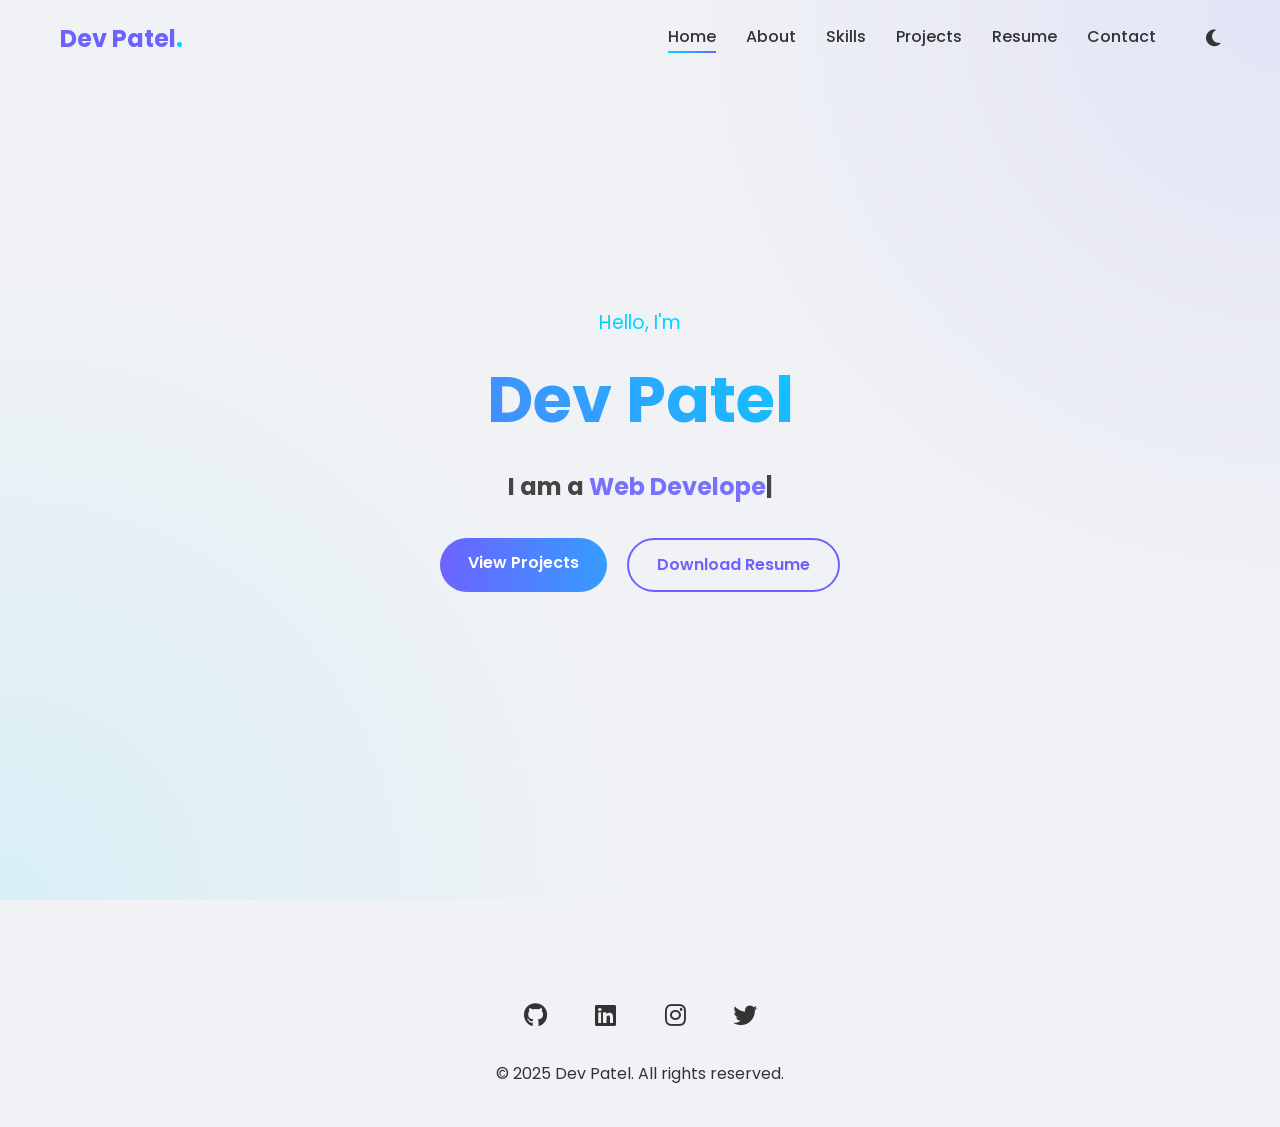
<file: index.html>
<!DOCTYPE html>
<html lang="en">

<head>
    <meta charset="UTF-8">
    <meta name="viewport" content="width=device-width, initial-scale=1.0">
    <title>Dev Patel | UI/UX Designer & Web Developer</title>

    <!-- Google Fonts -->
    <link rel="preconnect" href="https://fonts.googleapis.com">
    <link rel="preconnect" href="https://fonts.gstatic.com" crossorigin>
    <link href="https://fonts.googleapis.com/css2?family=Poppins:wght@300;400;500;600;700&display=swap"
        rel="stylesheet">

    <!-- Font Awesome -->
    <link rel="stylesheet" href="https://cdnjs.cloudflare.com/ajax/libs/font-awesome/6.4.0/css/all.min.css">

    <!-- Custom CSS -->
    <link rel="stylesheet" href="assets/css/style.css">

    <style>
        /* Hero Specific Styles */
        .hero {
            height: 100vh;
            display: flex;
            align-items: center;
            justify-content: center;
            text-align: center;
            background: radial-gradient(circle at top right, rgba(108, 99, 255, 0.1), transparent 40%),
                radial-gradient(circle at bottom left, rgba(0, 212, 255, 0.1), transparent 40%);
        }

        .hero-content h1 {
            font-size: 4rem;
            margin-bottom: 1rem;
            font-weight: 700;
        }

        .hero-content h2 {
            font-size: 1.5rem;
            margin-bottom: 2rem;
            color: var(--text-color);
            opacity: 0.9;
            min-height: 1.6em;
            /* Prevent layout shift */
        }

        .hero-buttons {
            display: flex;
            gap: 20px;
            justify-content: center;
            margin-top: 2rem;
        }

        @media (max-width: 768px) {
            .hero-content h1 {
                font-size: 2.5rem;
            }

            .hero-buttons {
                flex-direction: column;
                gap: 15px;
            }
        }
    </style>
</head>

<body>

    <!-- Navbar -->
    <nav class="navbar">
        <div class="container nav-container">
            <a href="index.html" class="logo">Dev Patel<span style="color: var(--secondary-color);">.</span></a>

            <div class="hamburger">
                <span class="bar"></span>
                <span class="bar"></span>
                <span class="bar"></span>
            </div>

            <ul class="nav-links">
                <li><a href="index.html" class="nav-link active">Home</a></li>
                <li><a href="about.html" class="nav-link">About</a></li>
                <li><a href="skills.html" class="nav-link">Skills</a></li>
                <li><a href="projects.html" class="nav-link">Projects</a></li>
                <li><a href="resume.html" class="nav-link">Resume</a></li>
                <li><a href="contact.html" class="nav-link">Contact</a></li>
                <li id="theme-toggle" class="theme-toggle"><i class="fas fa-moon"></i></li>
            </ul>
        </div>
    </nav>

    <!-- Hero Section -->
    <section class="hero">
        <div class="container hero-content reveal">
            <p style="font-size: 1.2rem; margin-bottom: 10px; color: var(--secondary-color);">Hello, I'm</p>
            <h1 class="gradient-text">Dev Patel</h1>
            <h2>I am a <span id="typing-text" style="color: var(--primary-color);"></span><span class="cursor">|</span>
            </h2>

            <div class="hero-buttons">
                <a href="projects.html" class="btn">View Projects</a>
                <a href="resume.html" class="btn btn-outline">Download Resume</a>
            </div>
        </div>
    </section>

    <!-- Footer -->
    <footer>
        <div class="container">
            <div class="social-links">
                <a href="https://github.com/Mrptl" class="social-icon"><i class="fab fa-github"></i></a>
                <a href="https://www.linkedin.com/in/dev-patel1405/" class="social-icon"><i
                        class="fab fa-linkedin"></i></a>
                <a href="https://www.instagram.com/devptl.14/" class="social-icon"><i class="fab fa-instagram"></i></a>
                <a href="https://x.com/MrPtl0" class="social-icon"><i class="fab fa-twitter"></i></a>
            </div>
            <p>&copy; 2025 Dev Patel. All rights reserved.</p>
        </div>
    </footer>

    <!-- Scripts -->
    <script src="assets/js/main.js"></script>
    <script>
        // Typing Animation
        const textToType = "Web Developer • UI/UX Designer • AI Expert";
        const typingElement = document.getElementById('typing-text');
        let charIndex = 0;
        let isDeleting = false;

        function typeEffect() {
            const currentText = textToType;

            if (isDeleting) {
                typingElement.textContent = currentText.substring(0, charIndex - 1);
                charIndex--;
            } else {
                typingElement.textContent = currentText.substring(0, charIndex + 1);
                charIndex++;
            }

            if (!isDeleting && charIndex === currentText.length) {
                isDeleting = true;
                setTimeout(typeEffect, 2000); // Pause at end
            } else if (isDeleting && charIndex === 0) {
                isDeleting = false;
                setTimeout(typeEffect, 500); // Pause before restarting
            } else {
                setTimeout(typeEffect, isDeleting ? 50 : 100);
            }
        }

        document.addEventListener('DOMContentLoaded', typeEffect);
    </script>
</body>

</html>
</file>
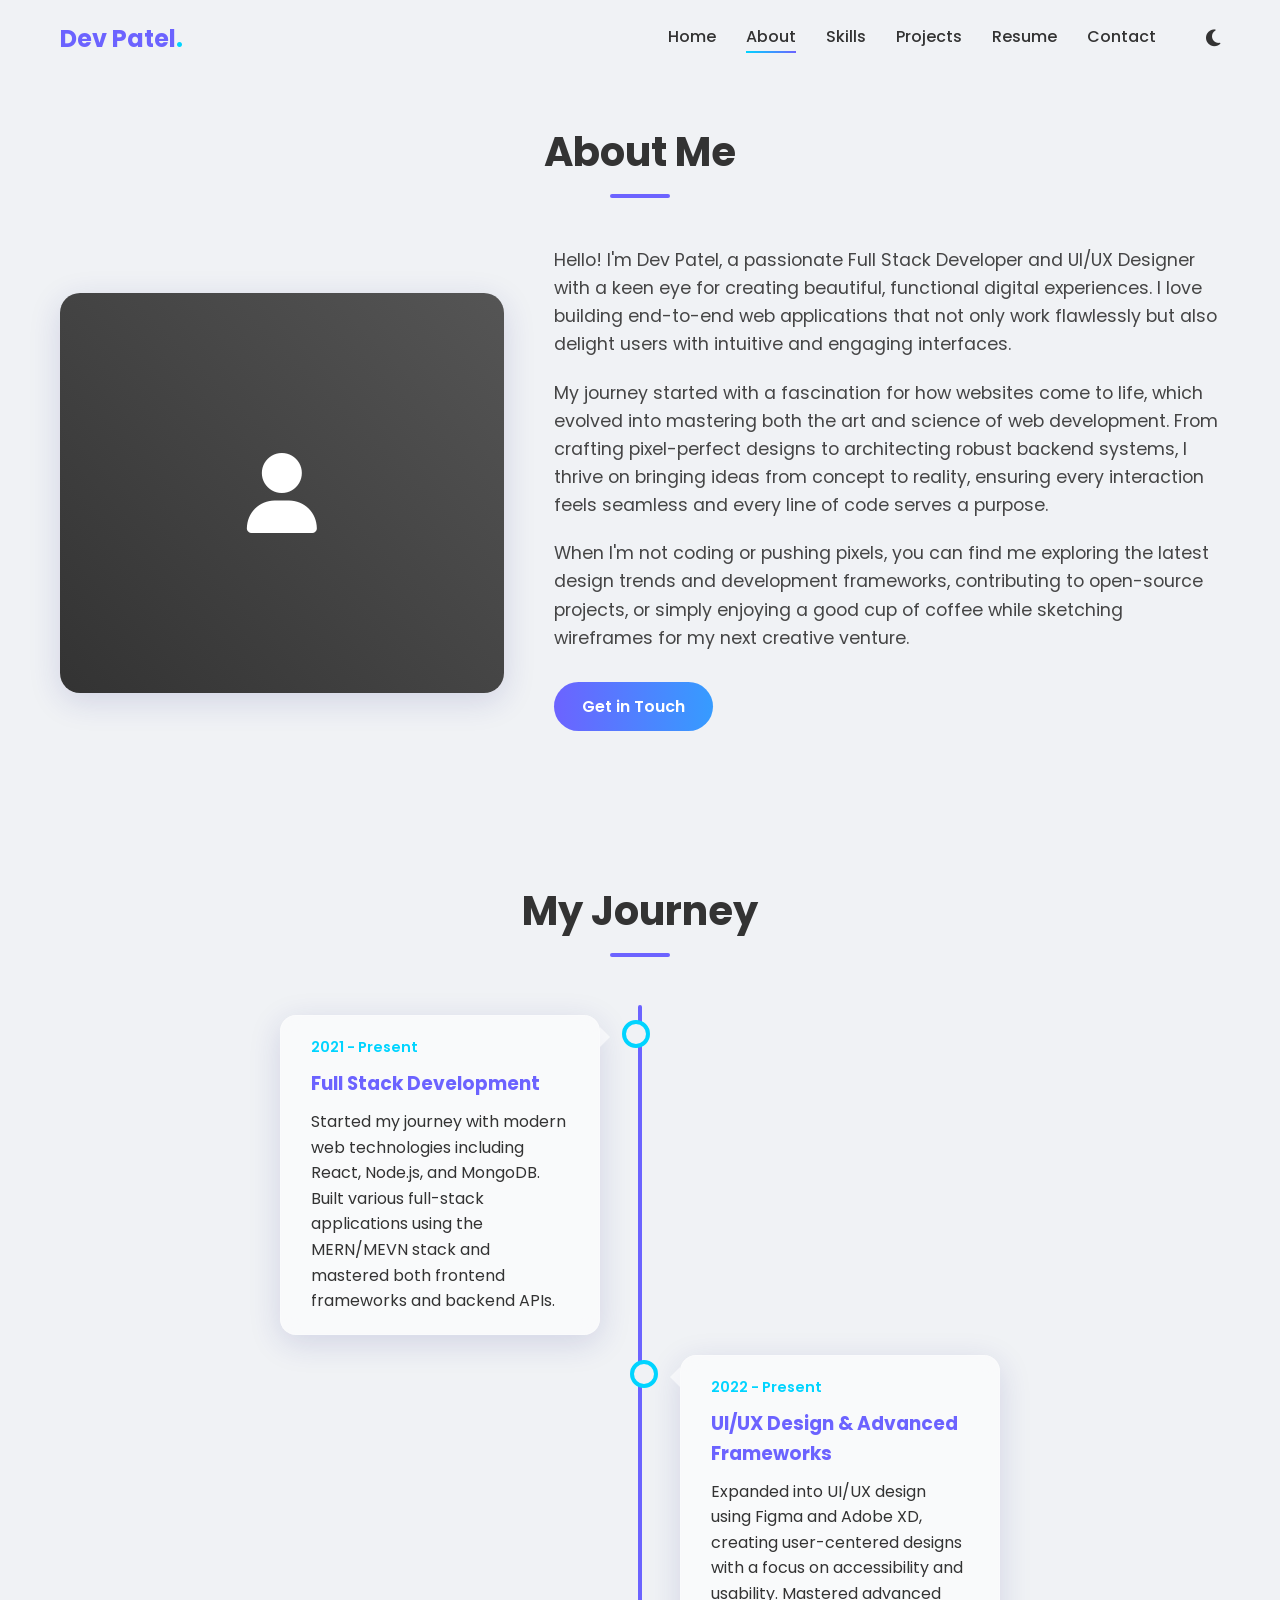
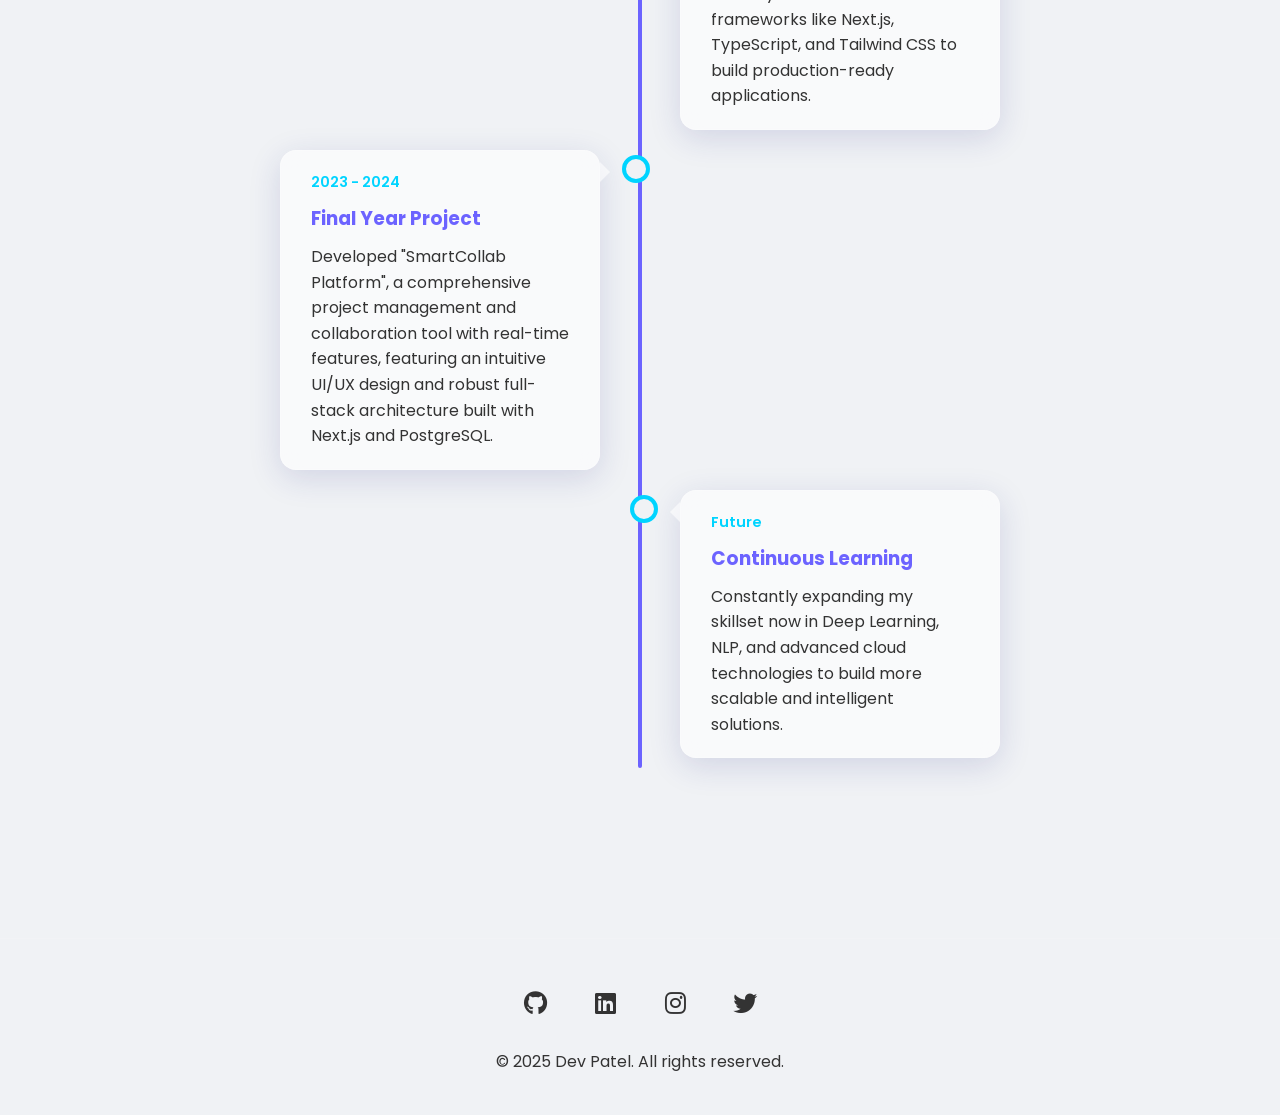
<file: about.html>
<!DOCTYPE html>
<html lang="en">

<head>
    <meta charset="UTF-8">
    <meta name="viewport" content="width=device-width, initial-scale=1.0">
    <title>About Me | Dev</title>

    <!-- Google Fonts -->
    <link rel="preconnect" href="https://fonts.googleapis.com">
    <link rel="preconnect" href="https://fonts.gstatic.com" crossorigin>
    <link href="https://fonts.googleapis.com/css2?family=Poppins:wght@300;400;500;600;700&display=swap"
        rel="stylesheet">

    <!-- Font Awesome -->
    <link rel="stylesheet" href="https://cdnjs.cloudflare.com/ajax/libs/font-awesome/6.4.0/css/all.min.css">

    <!-- Custom CSS -->
    <link rel="stylesheet" href="assets/css/style.css">

    <style>
        .about-section {
            padding: 120px 0 60px;
        }

        .about-grid {
            display: grid;
            grid-template-columns: 1fr 1.5fr;
            gap: 50px;
            align-items: center;
            margin-bottom: 80px;
        }

        .about-img {
            position: relative;
            border-radius: 20px;
            overflow: hidden;
            box-shadow: var(--shadow);
        }

        .about-img img {
            width: 100%;
            height: auto;
            transition: transform 0.5s ease;
        }

        .about-img:hover img {
            transform: scale(1.05);
        }

        .about-text p {
            margin-bottom: 20px;
            font-size: 1.1rem;
            color: var(--text-color);
            opacity: 0.9;
        }

        /* Timeline */
        .timeline-section {
            padding: 60px 0;
        }

        .timeline {
            position: relative;
            max-width: 800px;
            margin: 0 auto;
        }

        .timeline::after {
            content: '';
            position: absolute;
            width: 4px;
            background-color: var(--primary-color);
            top: 0;
            bottom: 0;
            left: 50%;
            margin-left: -2px;
            border-radius: 2px;
        }

        .timeline-item {
            padding: 10px 40px;
            position: relative;
            background-color: inherit;
            width: 50%;
        }

        .timeline-item::after {
            content: '';
            position: absolute;
            width: 20px;
            height: 20px;
            right: -10px;
            background-color: var(--bg-color);
            border: 4px solid var(--secondary-color);
            top: 15px;
            border-radius: 50%;
            z-index: 1;
        }

        .left {
            left: 0;
        }

        .right {
            left: 50%;
        }

        .left::before {
            content: " ";
            height: 0;
            position: absolute;
            top: 22px;
            width: 0;
            z-index: 1;
            right: 30px;
            border: medium solid var(--card-bg);
            border-width: 10px 0 10px 10px;
            border-color: transparent transparent transparent var(--card-bg);
        }

        .right::before {
            content: " ";
            height: 0;
            position: absolute;
            top: 22px;
            width: 0;
            z-index: 1;
            left: 30px;
            border: medium solid var(--card-bg);
            border-width: 10px 10px 10px 0;
            border-color: transparent var(--card-bg) transparent transparent;
        }

        .right::after {
            left: -10px;
        }

        .timeline-content {
            padding: 20px 30px;
            position: relative;
            border-radius: 16px;
        }

        .timeline-content h3 {
            color: var(--primary-color);
            margin-bottom: 10px;
        }

        .timeline-date {
            font-size: 0.9rem;
            color: var(--secondary-color);
            margin-bottom: 10px;
            display: block;
            font-weight: 600;
        }

        @media (max-width: 768px) {
            .about-grid {
                grid-template-columns: 1fr;
            }

            .timeline::after {
                left: 31px;
            }

            .timeline-item {
                width: 100%;
                padding-left: 70px;
                padding-right: 25px;
            }

            .timeline-item::before {
                left: 60px;
                border: medium solid white;
                border-width: 10px 10px 10px 0;
                border-color: transparent white transparent transparent;
            }

            .left::after,
            .right::after {
                left: 21px;
            }

            .right {
                left: 0%;
            }

            .left::before,
            .right::before {
                border-color: transparent var(--card-bg) transparent transparent;
                border-width: 10px 10px 10px 0;
                left: 60px;
            }
        }
    </style>
</head>

<body>

    <!-- Navbar -->
    <nav class="navbar">
        <div class="container nav-container">
            <a href="index.html" class="logo">Dev Patel<span style="color: var(--secondary-color);">.</span></a>

            <div class="hamburger">
                <span class="bar"></span>
                <span class="bar"></span>
                <span class="bar"></span>
            </div>

            <ul class="nav-links">
                <li><a href="index.html" class="nav-link">Home</a></li>
                <li><a href="about.html" class="nav-link active">About</a></li>
                <li><a href="skills.html" class="nav-link">Skills</a></li>
                <li><a href="projects.html" class="nav-link">Projects</a></li>
                <li><a href="resume.html" class="nav-link">Resume</a></li>
                <li><a href="contact.html" class="nav-link">Contact</a></li>
                <li id="theme-toggle" class="theme-toggle"><i class="fas fa-moon"></i></li>
            </ul>
        </div>
    </nav>

    <!-- About Section -->
    <section class="about-section">
        <div class="container">
            <h2 class="section-title reveal">About Me</h2>

            <div class="about-grid reveal">
                <div class="about-img">
                    <!-- Placeholder for user image -->
                    <div
                        style="width: 100%; height: 400px; background: linear-gradient(45deg, #333, #555); display: flex; align-items: center; justify-content: center; color: #fff;">
                        <i class="fas fa-user" style="font-size: 5rem;"></i>
                    </div>
                </div>

                <div class="about-text">
                    <p>
                        Hello! I'm Dev Patel, a passionate Full Stack Developer and UI/UX Designer with a keen eye for
                        creating beautiful, functional digital experiences. I love building end-to-end web applications
                        that not only work flawlessly but also delight users with intuitive and engaging interfaces.
                    </p>
                    <p>
                        My journey started with a fascination for how websites come to life, which evolved into
                        mastering both the art and science of web development. From crafting pixel-perfect designs to
                        architecting robust backend systems, I thrive on bringing ideas from concept to reality,
                        ensuring every interaction feels seamless and every line of code serves a purpose.
                    </p>
                    <p>
                        When I'm not coding or pushing pixels, you can find me exploring the latest design trends and
                        development frameworks, contributing to open-source projects, or simply enjoying a good cup of
                        coffee while sketching wireframes for my next creative venture.
                    </p>

                    <div style="margin-top: 30px;">
                        <a href="contact.html" class="btn">Get in Touch</a>
                    </div>
                </div>
            </div>

            <!-- Timeline Section -->
            <div class="timeline-section reveal">
                <h2 class="section-title">My Journey</h2>

                <div class="timeline">
                    <div class="timeline-item left">
                        <div class="timeline-content glass">
                            <span class="timeline-date">2021 - Present</span>
                            <h3>Full Stack Development</h3>
                            <p>Started my journey with modern web technologies including React, Node.js, and MongoDB.
                                Built various full-stack applications using the MERN/MEVN stack and mastered both
                                frontend frameworks and backend APIs.</p>
                        </div>
                    </div>

                    <div class="timeline-item right">
                        <div class="timeline-content glass">
                            <span class="timeline-date">2022 - Present</span>
                            <h3>UI/UX Design & Advanced Frameworks</h3>
                            <p>Expanded into UI/UX design using Figma and Adobe XD, creating user-centered designs with
                                a focus on accessibility and usability. Mastered advanced frameworks like Next.js,
                                TypeScript, and Tailwind CSS to build production-ready applications.</p>
                        </div>
                    </div>

                    <div class="timeline-item left">
                        <div class="timeline-content glass">
                            <span class="timeline-date">2023 - 2024</span>
                            <h3>Final Year Project</h3>
                            <p>Developed "SmartCollab Platform", a comprehensive project management and collaboration
                                tool with real-time features, featuring an intuitive UI/UX design and robust full-stack
                                architecture built with Next.js and PostgreSQL.</p>
                        </div>
                    </div>

                    <div class="timeline-item right">
                        <div class="timeline-content glass">
                            <span class="timeline-date">Future</span>
                            <h3>Continuous Learning</h3>
                            <p>Constantly expanding my skillset now in Deep Learning, NLP, and advanced cloud
                                technologies
                                to build more scalable and intelligent solutions.</p>
                        </div>
                    </div>
                </div>
            </div>
        </div>
    </section>

    <!-- Footer -->
    <footer>
        <div class="container">
            <div class="social-links">
                <a href="https://github.com/Mrptl" class="social-icon"><i class="fab fa-github"></i></a>
                <a href="https://www.linkedin.com/in/dev-patel1405/" class="social-icon"><i
                        class="fab fa-linkedin"></i></a>
                <a href="https://www.instagram.com/devptl.14/" class="social-icon"><i class="fab fa-instagram"></i></a>
                <a href="https://x.com/MrPtl0" class="social-icon"><i class="fab fa-twitter"></i></a>
            </div>
            <p>&copy; 2025 Dev Patel. All rights reserved.</p>
        </div>
    </footer>

    <!-- Scripts -->
    <script src="assets/js/main.js"></script>
</body>

</html>
</file>
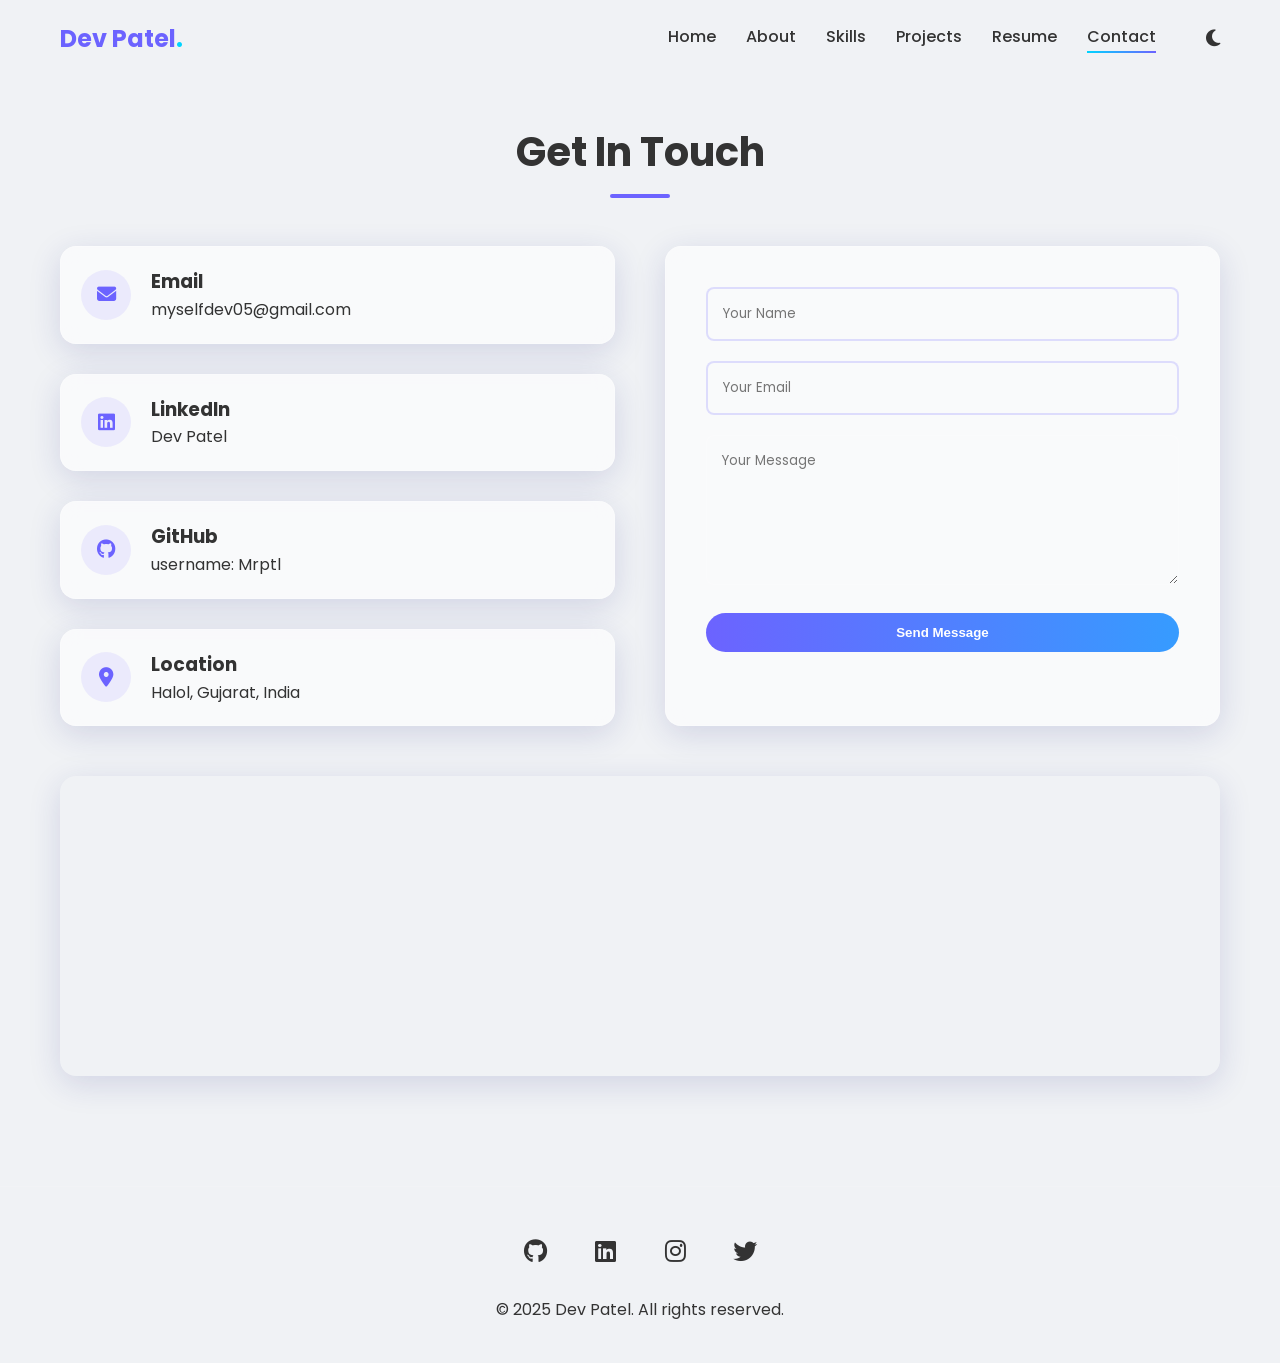
<file: contact.html>
<!DOCTYPE html>
<html lang="en">

<head>
    <meta charset="UTF-8">
    <meta name="viewport" content="width=device-width, initial-scale=1.0">
    <title>Contact | Dev Patel</title>

    <!-- Google Fonts -->
    <link rel="preconnect" href="https://fonts.googleapis.com">
    <link rel="preconnect" href="https://fonts.gstatic.com" crossorigin>
    <link href="https://fonts.googleapis.com/css2?family=Poppins:wght@300;400;500;600;700&display=swap"
        rel="stylesheet">

    <!-- Font Awesome -->
    <link rel="stylesheet" href="https://cdnjs.cloudflare.com/ajax/libs/font-awesome/6.4.0/css/all.min.css">

    <!-- Custom CSS -->
    <link rel="stylesheet" href="assets/css/style.css">

    <style>
        .contact-section {
            padding: 120px 0 60px;
        }

        .contact-grid {
            display: grid;
            grid-template-columns: 1fr 1fr;
            gap: 50px;
        }

        .contact-info {
            display: flex;
            flex-direction: column;
            gap: 30px;
        }

        .info-item {
            display: flex;
            align-items: center;
            gap: 20px;
            padding: 20px;
            transition: transform 0.3s ease;
        }

        .info-item:hover {
            transform: translateX(10px);
        }

        .info-icon {
            width: 50px;
            height: 50px;
            border-radius: 50%;
            background: rgba(108, 99, 255, 0.1);
            display: flex;
            align-items: center;
            justify-content: center;
            color: var(--primary-color);
            font-size: 1.2rem;
        }

        .contact-form-container {
            padding: 40px;
        }

        .form-group {
            margin-bottom: 20px;
            position: relative;
        }

        .form-control {
            width: 100%;
            padding: 15px;
            border-radius: 8px;
            border: 1px solid rgba(255, 255, 255, 0.1);
            background: rgba(255, 255, 255, 0.05);
            color: var(--text-color);
            font-family: var(--font-main);
            outline: none;
            transition: border-color 0.3s ease;
        }

        .form-control:focus {
            border-color: var(--primary-color);
        }

        textarea.form-control {
            resize: vertical;
            min-height: 150px;
        }

        .error-msg {
            color: #ff4d4d;
            font-size: 0.85rem;
            margin-top: 5px;
            display: none;
        }

        .success-msg {
            color: #2ecc71;
            text-align: center;
            margin-top: 15px;
            display: none;
        }

        .map-container {
            margin-top: 50px;
            height: 300px;
            border-radius: 16px;
            overflow: hidden;
            box-shadow: var(--shadow);
        }

        @media (max-width: 768px) {
            .contact-grid {
                grid-template-columns: 1fr;
            }
        }
    </style>
</head>

<body>

    <!-- Navbar -->
    <nav class="navbar">
        <div class="container nav-container">
            <a href="index.html" class="logo">Dev Patel<span style="color: var(--secondary-color);">.</span></a>

            <div class="hamburger">
                <span class="bar"></span>
                <span class="bar"></span>
                <span class="bar"></span>
            </div>

            <ul class="nav-links">
                <li><a href="index.html" class="nav-link">Home</a></li>
                <li><a href="about.html" class="nav-link">About</a></li>
                <li><a href="skills.html" class="nav-link">Skills</a></li>
                <li><a href="projects.html" class="nav-link">Projects</a></li>
                <li><a href="resume.html" class="nav-link">Resume</a></li>
                <li><a href="contact.html" class="nav-link active">Contact</a></li>
                <li id="theme-toggle" class="theme-toggle"><i class="fas fa-moon"></i></li>
            </ul>
        </div>
    </nav>

    <!-- Contact Section -->
    <section class="contact-section">
        <div class="container">
            <h2 class="section-title reveal">Get In Touch</h2>

            <div class="contact-grid reveal">
                <!-- Contact Info -->
                <div class="contact-info">
                    <div class="info-item glass">
                        <div class="info-icon"><i class="fas fa-envelope"></i></div>
                        <div>
                            <h3>Email</h3>
                            <p>myselfdev05@gmail.com</p>
                        </div>
                    </div>

                    <div class="info-item glass">
                        <div class="info-icon"><i class="fab fa-linkedin"></i></div>
                        <div>
                            <h3>LinkedIn</h3>
                            <p>Dev Patel
                            <p>
                        </div>
                    </div>

                    <div class="info-item glass">
                        <div class="info-icon"><i class="fab fa-github"></i></div>
                        <div>
                            <h3>GitHub</h3>
                            <p>username: Mrptl</p>
                        </div>
                    </div>

                    <div class="info-item glass">
                        <div class="info-icon"><i class="fas fa-map-marker-alt"></i></div>
                        <div>
                            <h3>Location</h3>
                            <p>Halol, Gujarat, India</p>
                        </div>
                    </div>
                </div>

                <!-- Contact Form -->
                <div class="contact-form-container glass">
                    <form id="contactForm">
                        <div class="form-group">
                            <input type="text" id="name" class="form-control" placeholder="Your Name">
                            <span class="error-msg" id="nameError">Name is required</span>
                        </div>

                        <div class="form-group">
                            <input type="email" id="email" class="form-control" placeholder="Your Email">
                            <span class="error-msg" id="emailError">Valid email is required</span>
                        </div>

                        <div class="form-group">
                            <textarea id="message" class="form-control" placeholder="Your Message"></textarea>
                            <span class="error-msg" id="messageError">Message is required</span>
                        </div>

                        <button type="submit" class="btn" style="width: 100%;">Send Message</button>
                        <p class="success-msg" id="successMsg">Message sent successfully!</p>
                    </form>
                </div>
            </div>

            <!-- Map Placeholder -->
            <div class="map-container reveal">
                <iframe
                    src="https://www.google.com/maps/embed?pb=!1m18!1m12!1m3!1d118106.70010221666!2d73.10304624368968!3d22.32210263162818!2m3!1f0!2f0!3f0!3m2!1i1024!2i768!4f13.1!3m3!1m2!1s0x395fc8ab91a3ddab%3A0xac39d3bfe1473fb8!2sVadodara%2C%20Gujarat!5e0!3m2!1sen!2sin!4v1709665432100!5m2!1sen!2sin"
                    width="100%" height="100%" style="border:0;" allowfullscreen="" loading="lazy"
                    referrerpolicy="no-referrer-when-downgrade"></iframe>
            </div>
        </div>
    </section>

    <!-- Footer -->
    <footer>
        <div class="container">
            <div class="social-links">
                <a href="https://github.com/Mrptl" class="social-icon"><i class="fab fa-github"></i></a>
                <a href="https://www.linkedin.com/in/dev-patel1405/" class="social-icon"><i
                        class="fab fa-linkedin"></i></a>
                <a href="https://www.instagram.com/devptl.14/" class="social-icon"><i class="fab fa-instagram"></i></a>
                <a href="https://github.com/Mrptl" class="social-icon"><i class="fab fa-twitter"></i></a>
            </div>
            <p>&copy; 2025 Dev Patel. All rights reserved.</p>
        </div>
    </footer>

    <!-- Scripts -->
    <script src="assets/js/main.js"></script>
    <script>
        // Form Validation
        const contactForm = document.getElementById('contactForm');

        contactForm.addEventListener('submit', (e) => {
            e.preventDefault();

            const name = document.getElementById('name');
            const email = document.getElementById('email');
            const message = document.getElementById('message');

            let isValid = true;

            // Name Validation
            if (name.value.trim() === '') {
                document.getElementById('nameError').style.display = 'block';
                isValid = false;
            } else {
                document.getElementById('nameError').style.display = 'none';
            }

            // Email Validation
            const emailRegex = /^[^\s@]+@[^\s@]+\.[^\s@]+$/;
            if (!emailRegex.test(email.value.trim())) {
                document.getElementById('emailError').style.display = 'block';
                isValid = false;
            } else {
                document.getElementById('emailError').style.display = 'none';
            }

            // Message Validation
            if (message.value.trim() === '') {
                document.getElementById('messageError').style.display = 'block';
                isValid = false;
            } else {
                document.getElementById('messageError').style.display = 'none';
            }

            if (isValid) {
                // Simulate form submission
                const btn = contactForm.querySelector('button');
                const originalText = btn.innerText;
                btn.innerText = 'Sending...';
                btn.disabled = true;

                setTimeout(() => {
                    document.getElementById('successMsg').style.display = 'block';
                    contactForm.reset();
                    btn.innerText = originalText;
                    btn.disabled = false;

                    setTimeout(() => {
                        document.getElementById('successMsg').style.display = 'none';
                    }, 3000);
                }, 1500);
            }
        });
    </script>
</body>

</html>
</file>
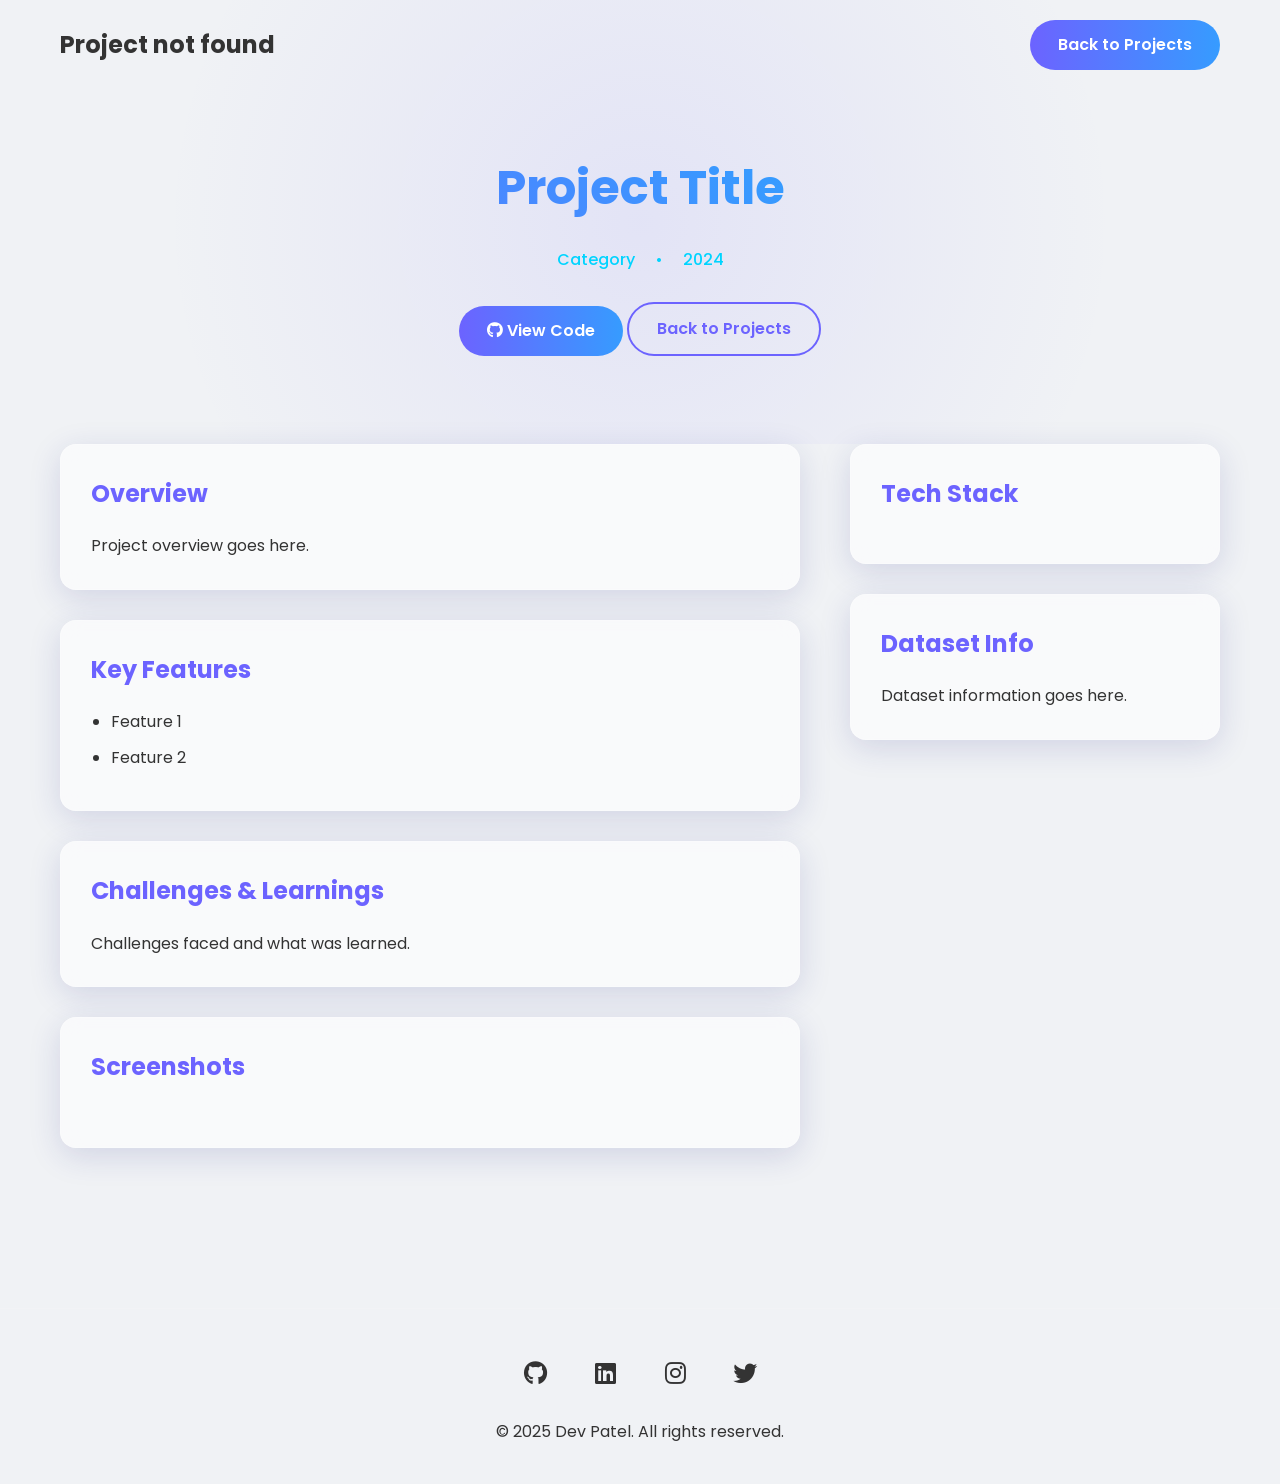
<file: project.html>
<!DOCTYPE html>
<html lang="en">

<head>
    <meta charset="UTF-8">
    <meta name="viewport" content="width=device-width, initial-scale=1.0">
    <title>Project Details | Dev Patel</title>

    <!-- Google Fonts -->
    <link rel="preconnect" href="https://fonts.googleapis.com">
    <link rel="preconnect" href="https://fonts.gstatic.com" crossorigin>
    <link href="https://fonts.googleapis.com/css2?family=Poppins:wght@300;400;500;600;700&display=swap"
        rel="stylesheet">

    <!-- Font Awesome -->
    <link rel="stylesheet" href="https://cdnjs.cloudflare.com/ajax/libs/font-awesome/6.4.0/css/all.min.css">

    <!-- Custom CSS -->
    <link rel="stylesheet" href="assets/css/style.css">

    <style>
        .project-header {
            padding: 150px 0 80px;
            text-align: center;
            background: radial-gradient(circle at center, rgba(108, 99, 255, 0.1), transparent 70%);
        }

        .project-title-large {
            font-size: 3rem;
            margin-bottom: 20px;
            font-weight: 700;
        }

        .project-meta {
            display: flex;
            justify-content: center;
            gap: 20px;
            margin-bottom: 30px;
            color: var(--secondary-color);
            font-weight: 500;
        }

        .project-details-section {
            padding: 0 0 80px;
        }

        .details-grid {
            display: grid;
            grid-template-columns: 2fr 1fr;
            gap: 50px;
        }

        .detail-card {
            padding: 30px;
            margin-bottom: 30px;
        }

        .detail-card h3 {
            margin-bottom: 20px;
            color: var(--primary-color);
            font-size: 1.5rem;
        }

        .detail-card ul {
            list-style: disc;
            padding-left: 20px;
        }

        .detail-card li {
            margin-bottom: 10px;
        }

        .tech-tag {
            display: inline-block;
            padding: 8px 15px;
            background: rgba(108, 99, 255, 0.1);
            color: var(--primary-color);
            border-radius: 20px;
            margin-right: 10px;
            margin-bottom: 10px;
            border: 1px solid rgba(108, 99, 255, 0.2);
        }

        .gallery-grid {
            display: grid;
            grid-template-columns: repeat(auto-fit, minmax(300px, 1fr));
            gap: 20px;
            margin-top: 30px;
        }

        .gallery-item {
            border-radius: 10px;
            overflow: hidden;
            height: 200px;
            background-color: #333;
        }

        .gallery-item img {
            width: 100%;
            height: 100%;
            object-fit: cover;
        }

        @media (max-width: 768px) {
            .details-grid {
                grid-template-columns: 1fr;
            }

            .project-title-large {
                font-size: 2rem;
            }
        }
    </style>
</head>

<body>

    <!-- Navbar -->
    <nav class="navbar">
        <div class="container nav-container">
            <a href="index.html" class="logo">Dev Patel<span style="color: var(--secondary-color);">.</span></a>

            <div class="hamburger">
                <span class="bar"></span>
                <span class="bar"></span>
                <span class="bar"></span>
            </div>

            <ul class="nav-links">
                <li><a href="index.html" class="nav-link">Home</a></li>
                <li><a href="about.html" class="nav-link">About</a></li>
                <li><a href="skills.html" class="nav-link">Skills</a></li>
                <li><a href="projects.html" class="nav-link active">Projects</a></li>
                <li><a href="resume.html" class="nav-link">Resume</a></li>
                <li><a href="contact.html" class="nav-link">Contact</a></li>
                <li id="theme-toggle" class="theme-toggle"><i class="fas fa-moon"></i></li>
            </ul>
        </div>
    </nav>

    <!-- Project Header -->
    <header class="project-header">
        <div class="container">
            <h1 class="project-title-large gradient-text" id="p-title">Project Title</h1>
            <div class="project-meta">
                <span id="p-category">Category</span>
                <span>•</span>
                <span id="p-date">2024</span>
            </div>
            <div class="project-actions">
                <a href="#" class="btn" id="p-github"><i class="fab fa-github"></i> View Code</a>
                <a href="projects.html" class="btn btn-outline">Back to Projects</a>
            </div>
        </div>
    </header>

    <!-- Project Details -->
    <section class="project-details-section">
        <div class="container">
            <div class="details-grid">
                <!-- Left Column -->
                <div class="main-content">
                    <div class="detail-card glass reveal">
                        <h3>Overview</h3>
                        <p id="p-overview">Project overview goes here.</p>
                    </div>

                    <div class="detail-card glass reveal">
                        <h3>Key Features</h3>
                        <ul id="p-features">
                            <li>Feature 1</li>
                            <li>Feature 2</li>
                        </ul>
                    </div>

                    <div class="detail-card glass reveal">
                        <h3>Challenges & Learnings</h3>
                        <p id="p-challenges">Challenges faced and what was learned.</p>
                    </div>

                    <div class="detail-card glass reveal">
                        <h3>Screenshots</h3>
                        <div class="gallery-grid" id="p-gallery">
                            <!-- Populated by JS -->
                        </div>
                    </div>
                </div>

                <!-- Right Column -->
                <div class="sidebar">
                    <div class="detail-card glass reveal">
                        <h3>Tech Stack</h3>
                        <div id="p-tech">
                            <!-- Populated by JS -->
                        </div>
                    </div>

                    <div class="detail-card glass reveal">
                        <h3>Dataset Info</h3>
                        <p id="p-dataset">Dataset information goes here.</p>
                    </div>
                </div>
            </div>
        </div>
    </section>

    <!-- Footer -->
    <footer>
        <div class="container">
            <div class="social-links">
                <a href="https://github.com/Mrptl" class="social-icon"><i class="fab fa-github"></i></a>
                <a href="https://www.linkedin.com/in/dev-patel1405/" class="social-icon"><i
                        class="fab fa-linkedin"></i></a>
                <a href="https://www.instagram.com/devptl.14/" class="social-icon"><i class="fab fa-instagram"></i></a>
                <a href="https://x.com/MrPtl0" class="social-icon"><i class="fab fa-twitter"></i></a>
            </div>
            <p>&copy; 2025 Dev Patel. All rights reserved.</p>
        </div>
    </footer>

    <!-- Scripts -->
    <script src="assets/js/main.js"></script>
    <script>
        // Project Data
        const projectsData = {
            "sentiment": {
                title: "Sentiment Analysis Web App",
                category: "Machine Learning / Web",
                overview: "A comprehensive web application that analyzes the sentiment of user-provided text. It leverages multiple NLP models including TextBlob, VADER, and a fine-tuned BERT model to provide accurate sentiment classification (Positive, Negative, Neutral).",
                features: [
                    "Real-time sentiment analysis",
                    "Comparison between different models",
                    "Visual representation of sentiment scores",
                    "User-friendly interface"
                ],
                challenges: "Integrating the heavy BERT model into a lightweight Flask application and optimizing inference time.",
                tech: ["Python", "Flask", "BERT", "TextBlob", "VADER", "HTML/CSS"],
                dataset: "IMDB Movie Reviews Dataset for training the BERT model.",
                github: "#"
            },
            "vibe": {
                title: "Vibe Coding Assistant",
                category: "AI / Web",
                overview: "An AI-powered coding assistant designed to help developers write code faster. It uses a large language model to generate code snippets based on natural language descriptions.",
                features: [
                    "Code generation from text prompts",
                    "Syntax highlighting",
                    "Support for multiple languages",
                    "Clean and modern UI"
                ],
                challenges: "Handling context window limitations and ensuring code correctness.",
                tech: ["React", "Node.js", "OpenAI API", "Tailwind CSS"],
                dataset: "N/A (Pre-trained LLM)",
                github: "#"
            },
            "dressing": {
                title: "Virtual Dressing Prototype",
                category: "Machine Learning",
                overview: "A prototype for a virtual try-on system. It uses diffusion models to overlay clothing items onto user-uploaded photos, maintaining realistic lighting and texture.",
                features: [
                    "Image-to-Image generation",
                    "Realistic clothing overlay",
                    "Support for different clothing types"
                ],
                challenges: "Maintaining the structural integrity of the clothing item while warping it to fit the body.",
                tech: ["Python", "PyTorch", "Stable Diffusion", "OpenCV"],
                dataset: "DeepFashion Dataset",
                github: "#"
            },
            "dashboard": {
                title: "Data Visualization Dashboard",
                category: "Data Science / Web",
                overview: "An interactive dashboard for visualizing complex datasets. It allows users to upload CSV files and automatically generates various charts and graphs to uncover insights.",
                features: [
                    "CSV file upload",
                    "Automatic chart generation",
                    "Interactive filtering",
                    "Export capabilities"
                ],
                challenges: "Handling large datasets efficiently in the browser.",
                tech: ["Flask", "D3.js", "Pandas", "Bootstrap"],
                dataset: "Various sample datasets (Sales, Demographics)",
                github: "#"
            },
            "expense": {
                title: "Expense Tracker",
                category: "Web Development",
                overview: "A full-stack application to track personal finances. Users can add income and expenses, view monthly summaries, and visualize spending habits.",
                features: [
                    "User authentication",
                    "CRUD operations for transactions",
                    "Monthly reports",
                    "Category-wise breakdown"
                ],
                challenges: "Designing a secure and efficient database schema.",
                tech: ["Flask", "MySQL", "JavaScript", "Chart.js"],
                dataset: "User-generated data",
                github: "#"
            },
            "simple-lr": {
                title: "Simple Linear Regression",
                category: "Machine Learning",
                overview: "A fundamental ML project demonstrating Simple Linear Regression. It predicts a continuous target variable based on a single feature.",
                features: [
                    "Data preprocessing",
                    "Model training",
                    "Visualization of regression line",
                    "Performance metrics (MSE, R2)"
                ],
                challenges: "Understanding the underlying mathematics of gradient descent.",
                tech: ["Python", "Scikit-learn", "Matplotlib", "NumPy"],
                dataset: "Student Study Hours vs Scores",
                github: "#"
            },
            "multiple-lr": {
                title: "Income Prediction",
                category: "Machine Learning",
                overview: "A Multiple Linear Regression model that predicts an individual's income based on factors like age and years of experience.",
                features: [
                    "Multivariate analysis",
                    "Feature scaling",
                    "Model evaluation",
                    "Prediction interface"
                ],
                challenges: "Handling multicollinearity among features.",
                tech: ["Python", "Pandas", "Scikit-learn", "Seaborn"],
                dataset: "Salary Data (Age, Experience, Income)",
                github: "#"
            },
            "house-price": {
                title: "House Price Prediction",
                category: "Machine Learning",
                overview: "A robust machine learning model to predict house prices. It involves extensive EDA, feature engineering, and model selection (XGBoost).",
                features: [
                    "Advanced EDA",
                    "Feature engineering",
                    "Hyperparameter tuning",
                    "High accuracy prediction"
                ],
                challenges: "Dealing with missing values and categorical variables.",
                tech: ["Python", "XGBoost", "Pandas", "Scikit-learn"],
                dataset: "Boston Housing Dataset / Kaggle House Prices",
                github: "#"
            },
            "smart-viz": {
                title: "Smart Data Insights",
                category: "Data Science / ML",
                overview: "My Final Year Project: An automated tool that takes a dataset as input and generates a comprehensive report with visualizations and textual insights using NLP and statistical analysis.",
                features: [
                    "Automated EDA",
                    "Natural Language Insights",
                    "One-click report generation",
                    "Support for multiple file formats"
                ],
                challenges: "Generating meaningful textual descriptions for statistical findings.",
                tech: ["Python", "Streamlit", "AutoViz", "Pandas", "NLP"],
                dataset: "Various datasets for testing",
                github: "#"
            }
        };

        // Populate Page
        document.addEventListener('DOMContentLoaded', () => {
            const params = new URLSearchParams(window.location.search);
            const projectId = params.get('id');

            if (projectId && projectsData[projectId]) {
                const data = projectsData[projectId];

                document.getElementById('p-title').textContent = data.title;
                document.getElementById('p-category').textContent = data.category;
                document.getElementById('p-overview').textContent = data.overview;
                document.getElementById('p-challenges').textContent = data.challenges;
                document.getElementById('p-dataset').textContent = data.dataset;
                document.getElementById('p-github').href = data.github;

                // Features
                const featuresList = document.getElementById('p-features');
                featuresList.innerHTML = '';
                data.features.forEach(feature => {
                    const li = document.createElement('li');
                    li.textContent = feature;
                    featuresList.appendChild(li);
                });

                // Tech Stack
                const techContainer = document.getElementById('p-tech');
                techContainer.innerHTML = '';
                data.tech.forEach(tech => {
                    const span = document.createElement('span');
                    span.className = 'tech-tag';
                    span.textContent = tech;
                    techContainer.appendChild(span);
                });

                // Gallery (Placeholders)
                const gallery = document.getElementById('p-gallery');
                gallery.innerHTML = '';
                for (let i = 0; i < 3; i++) {
                    const div = document.createElement('div');
                    div.className = 'gallery-item';
                    div.innerHTML = `<div style="width:100%; height:100%; background: #444; display:flex; align-items:center; justify-content:center; color:#888;">Screenshot ${i + 1}</div>`;
                    gallery.appendChild(div);
                }
            } else {
                // Handle invalid ID
                document.querySelector('.container').innerHTML = '<h2>Project not found</h2><a href="projects.html" class="btn">Back to Projects</a>';
            }
        });
    </script>
</body>

</html>
</file>
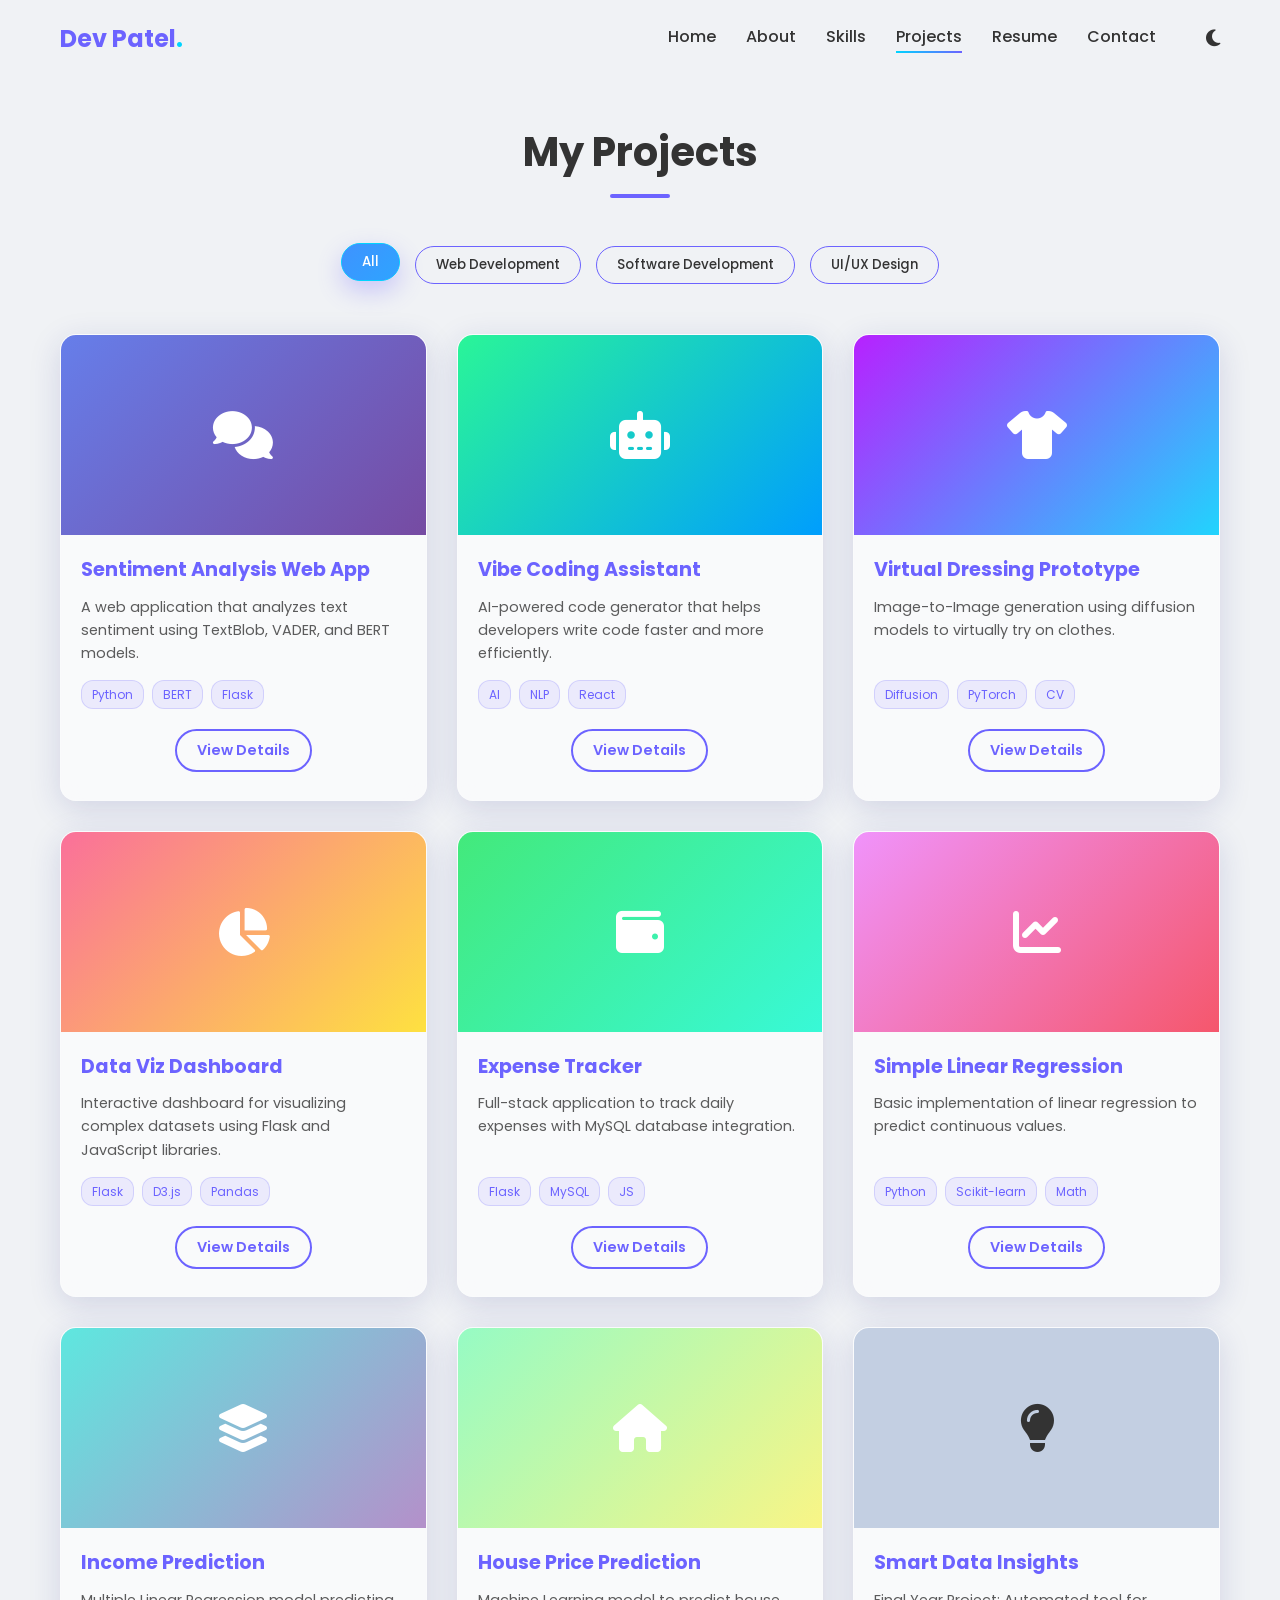
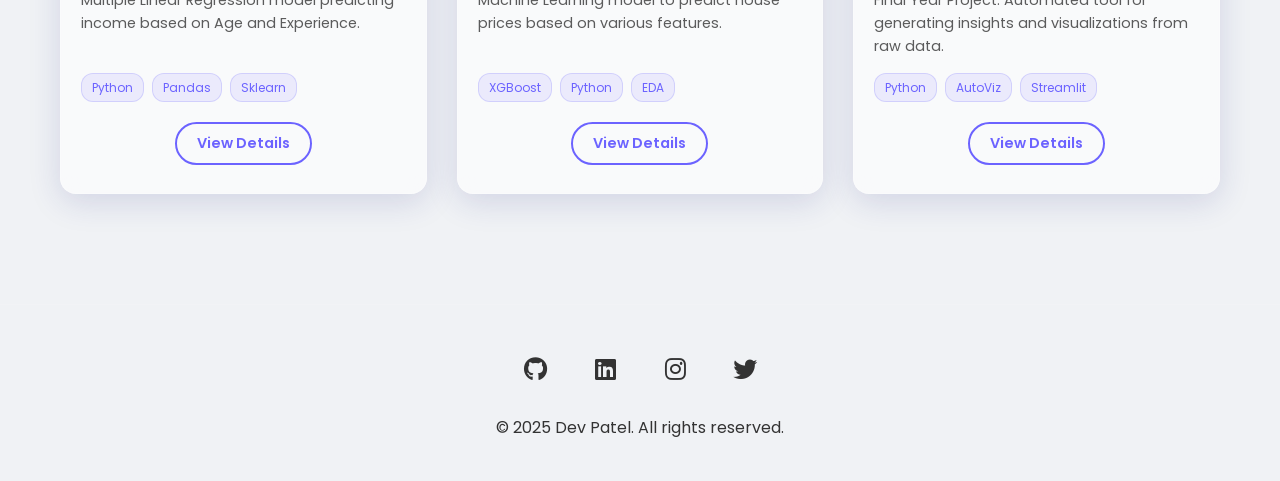
<file: projects.html>
<!DOCTYPE html>
<html lang="en">

<head>
    <meta charset="UTF-8">
    <meta name="viewport" content="width=device-width, initial-scale=1.0">
    <title>Projects | Dev Patel</title>

    <!-- Google Fonts -->
    <link rel="preconnect" href="https://fonts.googleapis.com">
    <link rel="preconnect" href="https://fonts.gstatic.com" crossorigin>
    <link href="https://fonts.googleapis.com/css2?family=Poppins:wght@300;400;500;600;700&display=swap"
        rel="stylesheet">

    <!-- Font Awesome -->
    <link rel="stylesheet" href="https://cdnjs.cloudflare.com/ajax/libs/font-awesome/6.4.0/css/all.min.css">

    <!-- Custom CSS -->
    <link rel="stylesheet" href="assets/css/style.css">

    <style>
        .projects-section {
            padding: 120px 0 60px;
        }

        .filter-container {
            display: flex;
            justify-content: center;
            gap: 15px;
            margin-bottom: 50px;
            flex-wrap: wrap;
        }

        .filter-btn {
            padding: 8px 20px;
            border-radius: 30px;
            border: 1px solid var(--primary-color);
            background: transparent;
            color: var(--text-color);
            cursor: pointer;
            transition: all 0.3s ease;
            font-family: var(--font-main);
            font-weight: 500;
        }

        .filter-btn:hover,
        .filter-btn.active {
            background: var(--primary-color);
            color: #fff;
        }

        .projects-grid {
            display: grid;
            grid-template-columns: repeat(auto-fill, minmax(300px, 1fr));
            gap: 30px;
        }

        .project-card {
            border-radius: 16px;
            overflow: hidden;
            transition: transform 0.3s ease, box-shadow 0.3s ease;
            display: flex;
            flex-direction: column;
        }

        .project-card:hover {
            transform: translateY(-10px);
            box-shadow: 0 15px 30px rgba(0, 0, 0, 0.2);
        }

        .project-img {
            height: 200px;
            background-color: #333;
            position: relative;
            overflow: hidden;
        }

        .project-img img {
            width: 100%;
            height: 100%;
            object-fit: cover;
            transition: transform 0.5s ease;
        }

        .project-card:hover .project-img img {
            transform: scale(1.1);
        }

        .project-content {
            padding: 20px;
            flex-grow: 1;
            display: flex;
            flex-direction: column;
        }

        .project-title {
            font-size: 1.2rem;
            margin-bottom: 10px;
            color: var(--primary-color);
        }

        .project-desc {
            font-size: 0.9rem;
            margin-bottom: 15px;
            color: var(--text-color);
            opacity: 0.8;
            flex-grow: 1;
        }

        .tech-stack {
            display: flex;
            flex-wrap: wrap;
            gap: 8px;
            margin-bottom: 20px;
        }

        .tech-badge {
            font-size: 0.75rem;
            padding: 4px 10px;
            background: rgba(108, 99, 255, 0.1);
            color: var(--primary-color);
            border-radius: 12px;
            border: 1px solid rgba(108, 99, 255, 0.2);
        }

        .project-link {
            text-align: center;
            margin-top: auto;
        }

        /* Animation for filtering */
        .project-card.hide {
            display: none;
        }

        .project-card.show {
            animation: fadeIn 0.5s ease;
        }

        @keyframes fadeIn {
            from {
                opacity: 0;
                transform: scale(0.9);
            }

            to {
                opacity: 1;
                transform: scale(1);
            }
        }
    </style>
</head>

<body>

    <!-- Navbar -->
    <nav class="navbar">
        <div class="container nav-container">
            <a href="index.html" class="logo">Dev Patel<span style="color: var(--secondary-color);">.</span></a>

            <div class="hamburger">
                <span class="bar"></span>
                <span class="bar"></span>
                <span class="bar"></span>
            </div>

            <ul class="nav-links">
                <li><a href="index.html" class="nav-link">Home</a></li>
                <li><a href="about.html" class="nav-link">About</a></li>
                <li><a href="skills.html" class="nav-link">Skills</a></li>
                <li><a href="projects.html" class="nav-link active">Projects</a></li>
                <li><a href="resume.html" class="nav-link">Resume</a></li>
                <li><a href="contact.html" class="nav-link">Contact</a></li>
                <li id="theme-toggle" class="theme-toggle"><i class="fas fa-moon"></i></li>
            </ul>
        </div>
    </nav>

    <!-- Projects Section -->
    <section class="projects-section">
        <div class="container">
            <h2 class="section-title reveal">My Projects</h2>

            <div class="filter-container reveal">
                <button class="filter-btn active" data-filter="all">All</button>
                <button class="filter-btn" data-filter="ds">Web Development</button>
                <button class="filter-btn" data-filter="ml">Software Development</button>
                <button class="filter-btn" data-filter="web">UI/UX Design</button>
            </div>

            <div class="projects-grid reveal">

                <!-- Project 1: Sentiment Analysis -->
                <div class="project-card glass" data-category="ml web">
                    <div class="project-img">
                        <div
                            style="width:100%; height:100%; background: linear-gradient(135deg, #667eea 0%, #764ba2 100%); display: flex; justify-content: center; align-items: center;">
                            <i class="fas fa-comments" style="font-size: 3rem; color: white;"></i>
                        </div>
                    </div>
                    <div class="project-content">
                        <h3 class="project-title">Sentiment Analysis Web App</h3>
                        <p class="project-desc">A web application that analyzes text sentiment using TextBlob, VADER,
                            and BERT models.</p>
                        <div class="tech-stack">
                            <span class="tech-badge">Python</span>
                            <span class="tech-badge">BERT</span>
                            <span class="tech-badge">Flask</span>
                        </div>
                        <div class="project-link">
                            <a href="project.html?id=sentiment" class="btn btn-outline"
                                style="padding: 8px 20px; font-size: 0.9rem;">View Details</a>
                        </div>
                    </div>
                </div>

                <!-- Project 2: Vibe Coding Assistant -->
                <div class="project-card glass" data-category="ml web">
                    <div class="project-img">
                        <div
                            style="width:100%; height:100%; background: linear-gradient(135deg, #2af598 0%, #009efd 100%); display: flex; justify-content: center; align-items: center;">
                            <i class="fas fa-robot" style="font-size: 3rem; color: white;"></i>
                        </div>
                    </div>
                    <div class="project-content">
                        <h3 class="project-title">Vibe Coding Assistant</h3>
                        <p class="project-desc">AI-powered code generator that helps developers write code faster and
                            more efficiently.</p>
                        <div class="tech-stack">
                            <span class="tech-badge">AI</span>
                            <span class="tech-badge">NLP</span>
                            <span class="tech-badge">React</span>
                        </div>
                        <div class="project-link">
                            <a href="project.html?id=vibe" class="btn btn-outline"
                                style="padding: 8px 20px; font-size: 0.9rem;">View Details</a>
                        </div>
                    </div>
                </div>

                <!-- Project 3: Virtual Dressing Prototype -->
                <div class="project-card glass" data-category="ml">
                    <div class="project-img">
                        <div
                            style="width:100%; height:100%; background: linear-gradient(135deg, #b721ff 0%, #21d4fd 100%); display: flex; justify-content: center; align-items: center;">
                            <i class="fas fa-tshirt" style="font-size: 3rem; color: white;"></i>
                        </div>
                    </div>
                    <div class="project-content">
                        <h3 class="project-title">Virtual Dressing Prototype</h3>
                        <p class="project-desc">Image-to-Image generation using diffusion models to virtually try on
                            clothes.</p>
                        <div class="tech-stack">
                            <span class="tech-badge">Diffusion</span>
                            <span class="tech-badge">PyTorch</span>
                            <span class="tech-badge">CV</span>
                        </div>
                        <div class="project-link">
                            <a href="project.html?id=dressing" class="btn btn-outline"
                                style="padding: 8px 20px; font-size: 0.9rem;">View Details</a>
                        </div>
                    </div>
                </div>

                <!-- Project 4: Data Visualization Dashboard -->
                <div class="project-card glass" data-category="ds web">
                    <div class="project-img">
                        <div
                            style="width:100%; height:100%; background: linear-gradient(135deg, #fa709a 0%, #fee140 100%); display: flex; justify-content: center; align-items: center;">
                            <i class="fas fa-chart-pie" style="font-size: 3rem; color: white;"></i>
                        </div>
                    </div>
                    <div class="project-content">
                        <h3 class="project-title">Data Viz Dashboard</h3>
                        <p class="project-desc">Interactive dashboard for visualizing complex datasets using Flask and
                            JavaScript libraries.</p>
                        <div class="tech-stack">
                            <span class="tech-badge">Flask</span>
                            <span class="tech-badge">D3.js</span>
                            <span class="tech-badge">Pandas</span>
                        </div>
                        <div class="project-link">
                            <a href="project.html?id=dashboard" class="btn btn-outline"
                                style="padding: 8px 20px; font-size: 0.9rem;">View Details</a>
                        </div>
                    </div>
                </div>

                <!-- Project 5: Expense Tracker -->
                <div class="project-card glass" data-category="web">
                    <div class="project-img">
                        <div
                            style="width:100%; height:100%; background: linear-gradient(135deg, #43e97b 0%, #38f9d7 100%); display: flex; justify-content: center; align-items: center;">
                            <i class="fas fa-wallet" style="font-size: 3rem; color: white;"></i>
                        </div>
                    </div>
                    <div class="project-content">
                        <h3 class="project-title">Expense Tracker</h3>
                        <p class="project-desc">Full-stack application to track daily expenses with MySQL database
                            integration.</p>
                        <div class="tech-stack">
                            <span class="tech-badge">Flask</span>
                            <span class="tech-badge">MySQL</span>
                            <span class="tech-badge">JS</span>
                        </div>
                        <div class="project-link">
                            <a href="project.html?id=expense" class="btn btn-outline"
                                style="padding: 8px 20px; font-size: 0.9rem;">View Details</a>
                        </div>
                    </div>
                </div>

                <!-- Project 6: Simple Linear Regression -->
                <div class="project-card glass" data-category="ml">
                    <div class="project-img">
                        <div
                            style="width:100%; height:100%; background: linear-gradient(135deg, #f093fb 0%, #f5576c 100%); display: flex; justify-content: center; align-items: center;">
                            <i class="fas fa-chart-line" style="font-size: 3rem; color: white;"></i>
                        </div>
                    </div>
                    <div class="project-content">
                        <h3 class="project-title">Simple Linear Regression</h3>
                        <p class="project-desc">Basic implementation of linear regression to predict continuous values.
                        </p>
                        <div class="tech-stack">
                            <span class="tech-badge">Python</span>
                            <span class="tech-badge">Scikit-learn</span>
                            <span class="tech-badge">Math</span>
                        </div>
                        <div class="project-link">
                            <a href="project.html?id=simple-lr" class="btn btn-outline"
                                style="padding: 8px 20px; font-size: 0.9rem;">View Details</a>
                        </div>
                    </div>
                </div>

                <!-- Project 7: Multiple Linear Regression -->
                <div class="project-card glass" data-category="ml">
                    <div class="project-img">
                        <div
                            style="width:100%; height:100%; background: linear-gradient(135deg, #5ee7df 0%, #b490ca 100%); display: flex; justify-content: center; align-items: center;">
                            <i class="fas fa-layer-group" style="font-size: 3rem; color: white;"></i>
                        </div>
                    </div>
                    <div class="project-content">
                        <h3 class="project-title">Income Prediction</h3>
                        <p class="project-desc">Multiple Linear Regression model predicting income based on Age and
                            Experience.</p>
                        <div class="tech-stack">
                            <span class="tech-badge">Python</span>
                            <span class="tech-badge">Pandas</span>
                            <span class="tech-badge">Sklearn</span>
                        </div>
                        <div class="project-link">
                            <a href="project.html?id=multiple-lr" class="btn btn-outline"
                                style="padding: 8px 20px; font-size: 0.9rem;">View Details</a>
                        </div>
                    </div>
                </div>

                <!-- Project 8: House Price Prediction -->
                <div class="project-card glass" data-category="ml">
                    <div class="project-img">
                        <div
                            style="width:100%; height:100%; background: linear-gradient(135deg, #96fbc4 0%, #f9f586 100%); display: flex; justify-content: center; align-items: center;">
                            <i class="fas fa-home" style="font-size: 3rem; color: white;"></i>
                        </div>
                    </div>
                    <div class="project-content">
                        <h3 class="project-title">House Price Prediction</h3>
                        <p class="project-desc">Machine Learning model to predict house prices based on various
                            features.</p>
                        <div class="tech-stack">
                            <span class="tech-badge">XGBoost</span>
                            <span class="tech-badge">Python</span>
                            <span class="tech-badge">EDA</span>
                        </div>
                        <div class="project-link">
                            <a href="project.html?id=house-price" class="btn btn-outline"
                                style="padding: 8px 20px; font-size: 0.9rem;">View Details</a>
                        </div>
                    </div>
                </div>

                <!-- Project 9: Smart Data Visualization (Final Year) -->
                <div class="project-card glass" data-category="ds ml">
                    <div class="project-img">
                        <div
                            style="width:100%; height:100%; background: linear-gradient(135deg, #c3cfe2 0%, #c3cfe2 100%); display: flex; justify-content: center; align-items: center;">
                            <i class="fas fa-lightbulb" style="font-size: 3rem; color: #333;"></i>
                        </div>
                    </div>
                    <div class="project-content">
                        <h3 class="project-title">Smart Data Insights</h3>
                        <p class="project-desc">Final Year Project: Automated tool for generating insights and
                            visualizations from raw data.</p>
                        <div class="tech-stack">
                            <span class="tech-badge">Python</span>
                            <span class="tech-badge">AutoViz</span>
                            <span class="tech-badge">Streamlit</span>
                        </div>
                        <div class="project-link">
                            <a href="project.html?id=smart-viz" class="btn btn-outline"
                                style="padding: 8px 20px; font-size: 0.9rem;">View Details</a>
                        </div>
                    </div>
                </div>

            </div>
        </div>
    </section>

    <!-- Footer -->
    <footer>
        <div class="container">
            <div class="social-links">
                <a href="https://github.com/Mrptl" class="social-icon"><i class="fab fa-github"></i></a>
                <a href="https://www.linkedin.com/in/dev-patel1405/" class="social-icon"><i
                        class="fab fa-linkedin"></i></a>
                <a href="https://www.instagram.com/devptl.14/" class="social-icon"><i class="fab fa-instagram"></i></a>
                <a href="https://x.com/MrPtl0" class="social-icon"><i class="fab fa-twitter"></i></a>
            </div>
            <p>&copy; 2025 Dev Patel. All rights reserved.</p>
        </div>
    </footer>

    <!-- Scripts -->
    <script src="assets/js/main.js"></script>
    <script>
        // Project Filtering Logic
        const filterBtns = document.querySelectorAll('.filter-btn');
        const projectCards = document.querySelectorAll('.project-card');

        filterBtns.forEach(btn => {
            btn.addEventListener('click', () => {
                // Remove active class from all buttons
                filterBtns.forEach(b => b.classList.remove('active'));
                // Add active class to clicked button
                btn.classList.add('active');

                const filterValue = btn.getAttribute('data-filter');

                projectCards.forEach(card => {
                    if (filterValue === 'all') {
                        card.classList.remove('hide');
                        card.classList.add('show');
                    } else {
                        if (card.getAttribute('data-category').includes(filterValue)) {
                            card.classList.remove('hide');
                            card.classList.add('show');
                        } else {
                            card.classList.add('hide');
                            card.classList.remove('show');
                        }
                    }
                });
            });
        });
    </script>
</body>

</html>
</file>
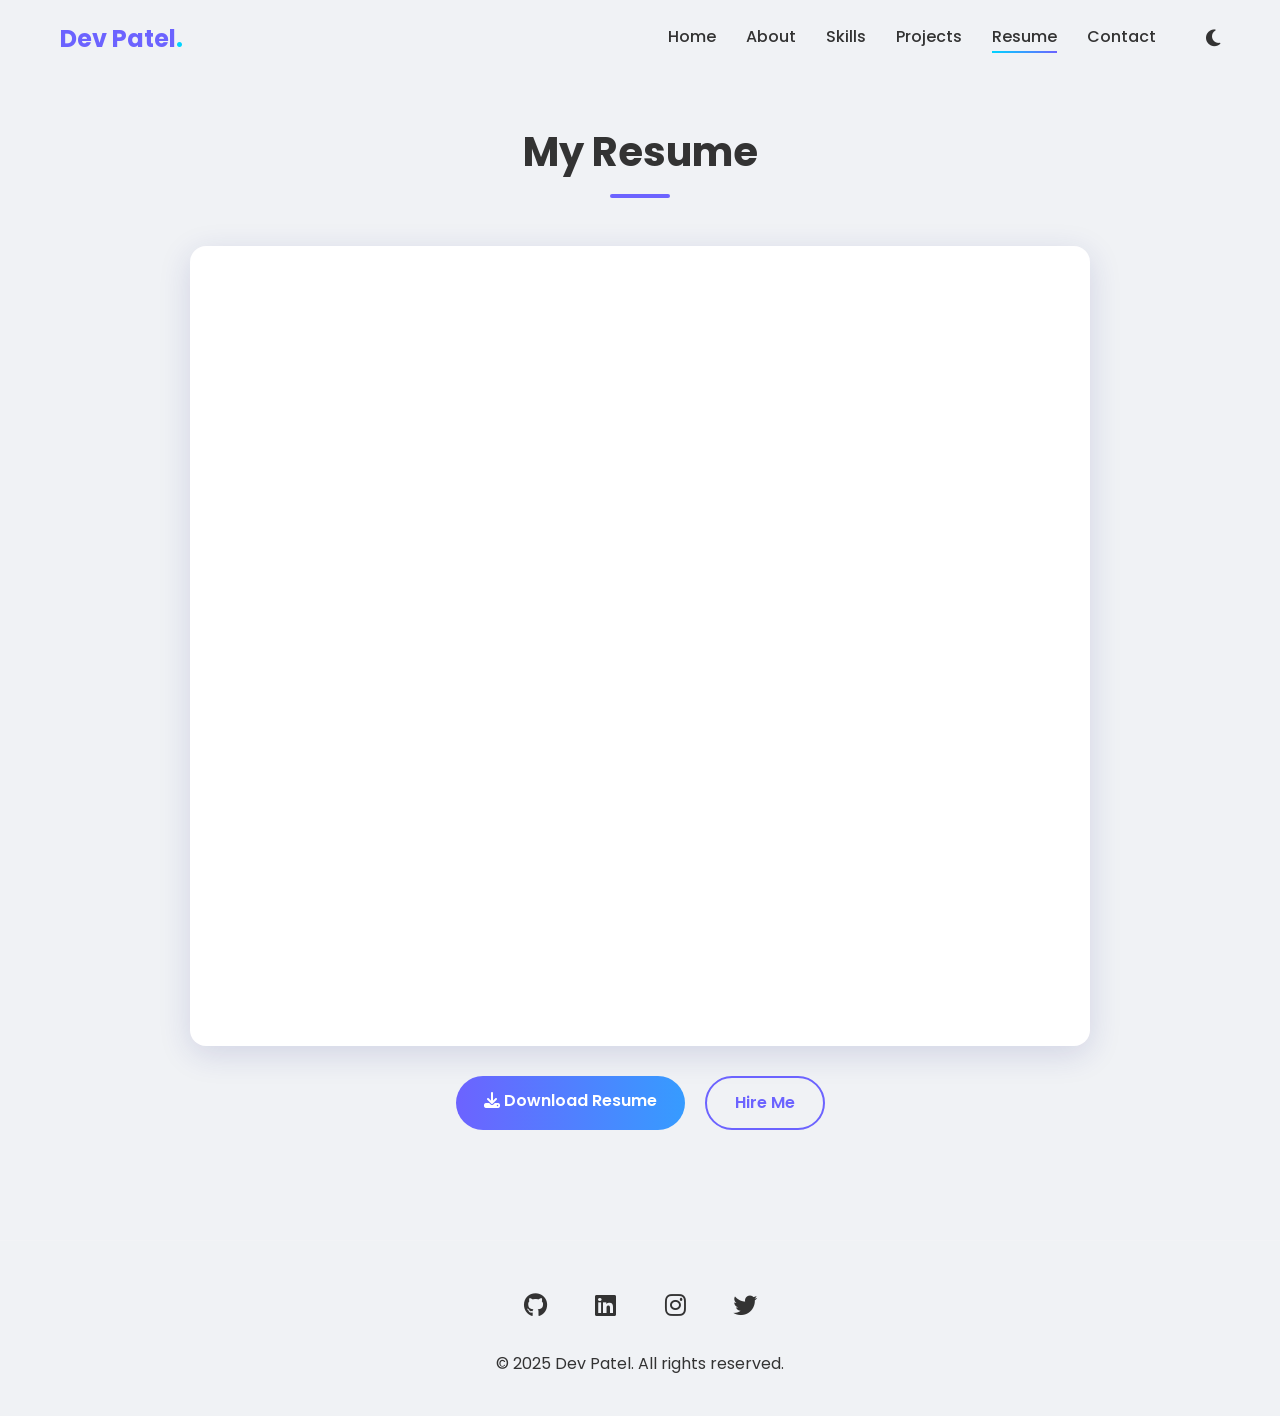
<file: resume.html>
<!DOCTYPE html>
<html lang="en">

<head>
    <meta charset="UTF-8">
    <meta name="viewport" content="width=device-width, initial-scale=1.0">
    <title>Resume | Dev Patel</title>

    <!-- Google Fonts -->
    <link rel="preconnect" href="https://fonts.googleapis.com">
    <link rel="preconnect" href="https://fonts.gstatic.com" crossorigin>
    <link href="https://fonts.googleapis.com/css2?family=Poppins:wght@300;400;500;600;700&display=swap"
        rel="stylesheet">

    <!-- Font Awesome -->
    <link rel="stylesheet" href="https://cdnjs.cloudflare.com/ajax/libs/font-awesome/6.4.0/css/all.min.css">

    <!-- Custom CSS -->
    <link rel="stylesheet" href="assets/css/style.css">

    <style>
        .resume-section {
            padding: 120px 0 60px;
            text-align: center;
        }

        .resume-container {
            max-width: 900px;
            margin: 0 auto;
            height: 800px;
            border-radius: 16px;
            overflow: hidden;
            box-shadow: var(--shadow);
            background: #fff;
        }

        .resume-actions {
            margin-top: 30px;
            display: flex;
            justify-content: center;
            gap: 20px;
        }

        @media (max-width: 768px) {
            .resume-container {
                height: 500px;
            }
        }
    </style>
</head>

<body>

    <!-- Navbar -->
    <nav class="navbar">
        <div class="container nav-container">
            <a href="index.html" class="logo">Dev Patel<span style="color: var(--secondary-color);">.</span></a>

            <div class="hamburger">
                <span class="bar"></span>
                <span class="bar"></span>
                <span class="bar"></span>
            </div>

            <ul class="nav-links">
                <li><a href="index.html" class="nav-link">Home</a></li>
                <li><a href="about.html" class="nav-link">About</a></li>
                <li><a href="skills.html" class="nav-link">Skills</a></li>
                <li><a href="projects.html" class="nav-link">Projects</a></li>
                <li><a href="resume.html" class="nav-link active">Resume</a></li>
                <li><a href="contact.html" class="nav-link">Contact</a></li>
                <li id="theme-toggle" class="theme-toggle"><i class="fas fa-moon"></i></li>
            </ul>
        </div>
    </nav>

    <!-- Resume Section -->
    <section class="resume-section">
        <div class="container">
            <h2 class="section-title reveal">My Resume</h2>

            <div class="resume-container reveal">
                <!-- Using a placeholder PDF or a message if no PDF is available -->
                <iframe src="assets/images/dummy-resume.pdf" width="100%" height="100%" style="border: none;">
                    <p>Your browser does not support PDFs. <a href="#">Download the PDF</a> to view it: <a
                            href="#">Download PDF</a>.</p>
                </iframe>
            </div>

            <div class="resume-actions reveal">
                <a href="#" class="btn" download><i class="fas fa-download"></i> Download Resume</a>
                <a href="contact.html" class="btn btn-outline">Hire Me</a>
            </div>
        </div>
    </section>

    <!-- Footer -->
    <footer>
        <div class="container">
            <div class="social-links">
                <a href="https://github.com/Mrptl" class="social-icon"><i class="fab fa-github"></i></a>
                <a href="https://www.linkedin.com/in/dev-patel1405/" class="social-icon"><i
                        class="fab fa-linkedin"></i></a>
                <a href="https://www.instagram.com/devptl.14/" class="social-icon"><i class="fab fa-instagram"></i></a>
                <a href="https://x.com/MrPtl0" class="social-icon"><i class="fab fa-twitter"></i></a>
            </div>
            <p>&copy; 2025 Dev Patel. All rights reserved.</p>
        </div>
    </footer>

    <!-- Scripts -->
    <script src="assets/js/main.js"></script>
    <script>
        // Create a dummy PDF file if it doesn't exist (handled by creating a dummy text file renamed to pdf for now, or just letting it fail gracefully in the iframe)
        // Since I can't easily create a valid PDF binary, I'll just leave the link.
        // The user can replace 'assets/images/dummy-resume.pdf' with their actual file.
    </script>
</body>

</html>
</file>
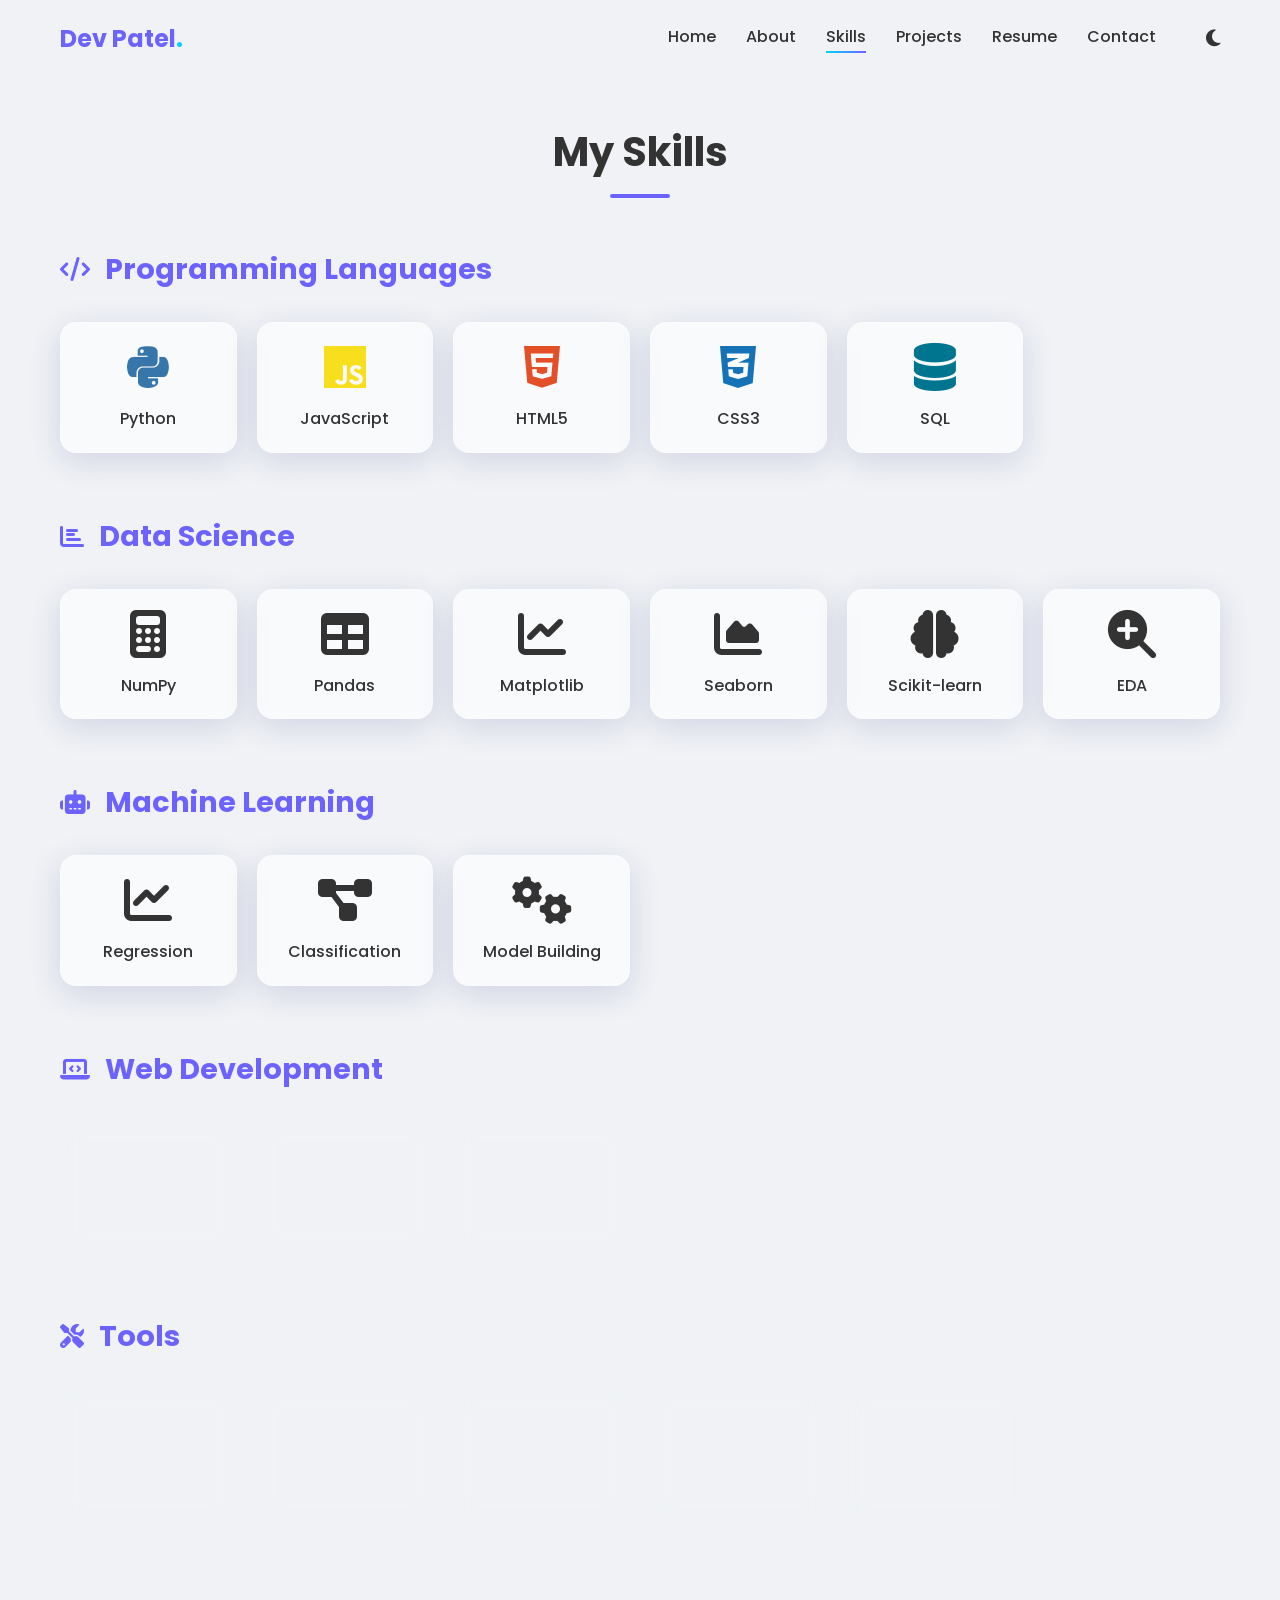
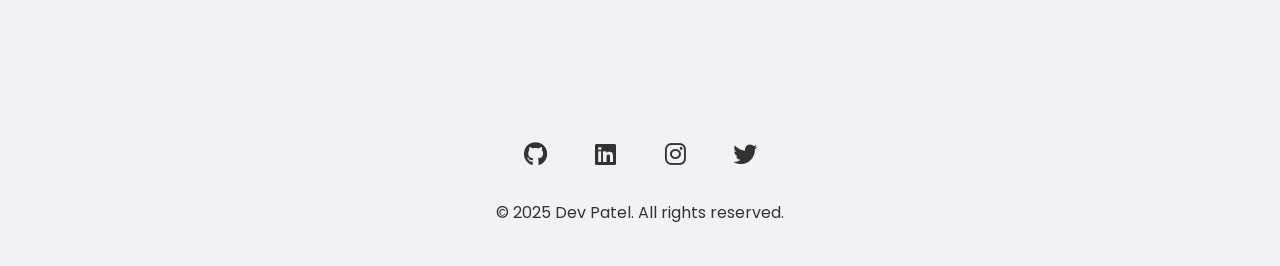
<file: skills.html>
<!DOCTYPE html>
<html lang="en">

<head>
    <meta charset="UTF-8">
    <meta name="viewport" content="width=device-width, initial-scale=1.0">
    <title>Skills | Dev Patel</title>

    <!-- Google Fonts -->
    <link rel="preconnect" href="https://fonts.googleapis.com">
    <link rel="preconnect" href="https://fonts.gstatic.com" crossorigin>
    <link href="https://fonts.googleapis.com/css2?family=Poppins:wght@300;400;500;600;700&display=swap"
        rel="stylesheet">

    <!-- Font Awesome -->
    <link rel="stylesheet" href="https://cdnjs.cloudflare.com/ajax/libs/font-awesome/6.4.0/css/all.min.css">

    <!-- Custom CSS -->
    <link rel="stylesheet" href="assets/css/style.css">

    <style>
        .skills-section {
            padding: 120px 0 60px;
        }

        .skills-category {
            margin-bottom: 60px;
        }

        .category-title {
            font-size: 1.8rem;
            margin-bottom: 30px;
            color: var(--primary-color);
            display: flex;
            align-items: center;
            gap: 15px;
        }

        .category-title i {
            font-size: 1.5rem;
        }

        .skills-grid {
            display: grid;
            grid-template-columns: repeat(auto-fill, minmax(150px, 1fr));
            gap: 20px;
        }

        .skill-card {
            padding: 20px;
            text-align: center;
            transition: transform 0.3s ease, box-shadow 0.3s ease;
            display: flex;
            flex-direction: column;
            align-items: center;
            justify-content: center;
            height: 100%;
        }

        .skill-card:hover {
            transform: translateY(-5px);
            box-shadow: 0 10px 20px rgba(0, 0, 0, 0.1);
            border-color: var(--secondary-color);
        }

        .skill-icon {
            font-size: 3rem;
            margin-bottom: 15px;
            color: var(--text-color);
            transition: color 0.3s ease;
        }

        .skill-card:hover .skill-icon {
            color: var(--secondary-color);
        }

        .skill-name {
            font-weight: 500;
        }

        /* Custom icons for skills that might not be in FontAwesome free */
        .icon-python {
            color: #3776AB;
        }

        .icon-js {
            color: #F7DF1E;
        }

        .icon-html {
            color: #E34F26;
        }

        .icon-css {
            color: #1572B6;
        }

        .icon-sql {
            color: #00758F;
        }
    </style>
</head>

<body>

    <!-- Navbar -->
    <nav class="navbar">
        <div class="container nav-container">
            <a href="index.html" class="logo">Dev Patel<span style="color: var(--secondary-color);">.</span></a>

            <div class="hamburger">
                <span class="bar"></span>
                <span class="bar"></span>
                <span class="bar"></span>
            </div>

            <ul class="nav-links">
                <li><a href="index.html" class="nav-link">Home</a></li>
                <li><a href="about.html" class="nav-link">About</a></li>
                <li><a href="skills.html" class="nav-link active">Skills</a></li>
                <li><a href="projects.html" class="nav-link">Projects</a></li>
                <li><a href="resume.html" class="nav-link">Resume</a></li>
                <li><a href="contact.html" class="nav-link">Contact</a></li>
                <li id="theme-toggle" class="theme-toggle"><i class="fas fa-moon"></i></li>
            </ul>
        </div>
    </nav>

    <!-- Skills Section -->
    <section class="skills-section">
        <div class="container">
            <h2 class="section-title reveal">My Skills</h2>

            <!-- Programming Languages -->
            <div class="skills-category reveal">
                <h3 class="category-title"><i class="fas fa-code"></i> Programming Languages</h3>
                <div class="skills-grid">
                    <div class="skill-card glass">
                        <i class="fab fa-python skill-icon icon-python"></i>
                        <span class="skill-name">Python</span>
                    </div>
                    <div class="skill-card glass">
                        <i class="fab fa-js skill-icon icon-js"></i>
                        <span class="skill-name">JavaScript</span>
                    </div>
                    <div class="skill-card glass">
                        <i class="fab fa-html5 skill-icon icon-html"></i>
                        <span class="skill-name">HTML5</span>
                    </div>
                    <div class="skill-card glass">
                        <i class="fab fa-css3-alt skill-icon icon-css"></i>
                        <span class="skill-name">CSS3</span>
                    </div>
                    <div class="skill-card glass">
                        <i class="fas fa-database skill-icon icon-sql"></i>
                        <span class="skill-name">SQL</span>
                    </div>
                </div>
            </div>

            <!-- Data Science -->
            <div class="skills-category reveal">
                <h3 class="category-title"><i class="fas fa-chart-bar"></i> Data Science</h3>
                <div class="skills-grid">
                    <div class="skill-card glass">
                        <i class="fas fa-calculator skill-icon"></i>
                        <span class="skill-name">NumPy</span>
                    </div>
                    <div class="skill-card glass">
                        <i class="fas fa-table skill-icon"></i>
                        <span class="skill-name">Pandas</span>
                    </div>
                    <div class="skill-card glass">
                        <i class="fas fa-chart-line skill-icon"></i>
                        <span class="skill-name">Matplotlib</span>
                    </div>
                    <div class="skill-card glass">
                        <i class="fas fa-chart-area skill-icon"></i>
                        <span class="skill-name">Seaborn</span>
                    </div>
                    <div class="skill-card glass">
                        <i class="fas fa-brain skill-icon"></i>
                        <span class="skill-name">Scikit-learn</span>
                    </div>
                    <div class="skill-card glass">
                        <i class="fas fa-search-plus skill-icon"></i>
                        <span class="skill-name">EDA</span>
                    </div>
                </div>
            </div>

            <!-- Machine Learning -->
            <div class="skills-category reveal">
                <h3 class="category-title"><i class="fas fa-robot"></i> Machine Learning</h3>
                <div class="skills-grid">
                    <div class="skill-card glass">
                        <i class="fas fa-chart-line skill-icon"></i>
                        <span class="skill-name">Regression</span>
                    </div>
                    <div class="skill-card glass">
                        <i class="fas fa-project-diagram skill-icon"></i>
                        <span class="skill-name">Classification</span>
                    </div>
                    <div class="skill-card glass">
                        <i class="fas fa-cogs skill-icon"></i>
                        <span class="skill-name">Model Building</span>
                    </div>
                </div>
            </div>

            <!-- Web Development -->
            <div class="skills-category reveal">
                <h3 class="category-title"><i class="fas fa-laptop-code"></i> Web Development</h3>
                <div class="skills-grid">
                    <div class="skill-card glass">
                        <i class="fas fa-pepper-hot skill-icon"></i> <!-- Flask icon replacement -->
                        <span class="skill-name">Flask</span>
                    </div>
                    <div class="skill-card glass">
                        <i class="fas fa-layer-group skill-icon"></i>
                        <span class="skill-name">Frontend</span>
                    </div>
                    <div class="skill-card glass">
                        <i class="fas fa-server skill-icon"></i>
                        <span class="skill-name">Backend</span>
                    </div>
                </div>
            </div>

            <!-- Tools -->
            <div class="skills-category reveal">
                <h3 class="category-title"><i class="fas fa-tools"></i> Tools</h3>
                <div class="skills-grid">
                    <div class="skill-card glass">
                        <i class="fab fa-git-alt skill-icon"></i>
                        <span class="skill-name">Git</span>
                    </div>
                    <div class="skill-card glass">
                        <i class="fab fa-github skill-icon"></i>
                        <span class="skill-name">GitHub</span>
                    </div>
                    <div class="skill-card glass">
                        <i class="fas fa-database skill-icon"></i>
                        <span class="skill-name">MySQL</span>
                    </div>
                    <div class="skill-card glass">
                        <i class="fas fa-book skill-icon"></i>
                        <span class="skill-name">Jupyter</span>
                    </div>
                    <div class="skill-card glass">
                        <i class="fas fa-code skill-icon"></i>
                        <span class="skill-name">VS Code</span>
                    </div>
                </div>
            </div>

        </div>
    </section>

    <!-- Footer -->
    <footer>
        <div class="container">
            <div class="social-links">
                <a href="https://github.com/Mrptl" class="social-icon"><i class="fab fa-github"></i></a>
                <a href="https://www.linkedin.com/in/dev-patel1405/" class="social-icon"><i
                        class="fab fa-linkedin"></i></a>
                <a href="https://www.instagram.com/devptl.14/" class="social-icon"><i class="fab fa-instagram"></i></a>
                <a href="https://x.com/MrPtl0" class="social-icon"><i class="fab fa-twitter"></i></a>
            </div>
            <p>&copy; 2025 Dev Patel. All rights reserved.</p>
        </div>
    </footer>

    <!-- Scripts -->
    <script src="assets/js/main.js"></script>
</body>

</html>
</file>
<file: assets/css/style.css>
/* 
====================================================================
  Global Styles & Variables
====================================================================
*/
:root {
  /* Colors - Light Mode */
  --bg-color: #f0f2f5;
  --text-color: #333;
  --card-bg: rgba(255, 255, 255, 0.6);
  --nav-bg: rgba(255, 255, 255, 0.8);
  --primary-color: #6c63ff;
  --secondary-color: #00d4ff;
  --accent-color: #ff007a;
  --shadow: 0 8px 32px 0 rgba(31, 38, 135, 0.15);
  --border: 1px solid rgba(255, 255, 255, 0.18);

  /* Fonts */
  --font-main: 'Poppins', sans-serif;
}

[data-theme="dark"] {
  /* Colors - Dark Mode */
  --bg-color: #0a0e17;
  --text-color: #e0e0e0;
  --card-bg: rgba(20, 25, 40, 0.6);
  --nav-bg: rgba(10, 14, 23, 0.8);
  --primary-color: #8a84ff;
  --secondary-color: #40e0ff;
  --shadow: 0 8px 32px 0 rgba(0, 0, 0, 0.37);
  --border: 1px solid rgba(255, 255, 255, 0.05);
}

/* 
====================================================================
  Custom Scrollbar Styling
====================================================================
*/

/* Scrollbar for Webkit browsers (Chrome, Safari, Edge) */
::-webkit-scrollbar {
  width: 12px;
  height: 12px;
}

::-webkit-scrollbar-track {
  background: var(--bg-color);
  border-radius: 10px;
  margin: 5px;
}

::-webkit-scrollbar-thumb {
  background: linear-gradient(180deg, var(--primary-color), var(--secondary-color));
  border-radius: 10px;
  border: 2px solid var(--bg-color);
  transition: all 0.3s ease;
}

::-webkit-scrollbar-thumb:hover {
  background: linear-gradient(180deg, var(--secondary-color), var(--accent-color));
  border: 2px solid rgba(108, 99, 255, 0.2);
  box-shadow: 0 0 10px rgba(108, 99, 255, 0.5);
}

::-webkit-scrollbar-thumb:active {
  background: linear-gradient(180deg, var(--primary-color), var(--accent-color));
}

/* Scrollbar corner */
::-webkit-scrollbar-corner {
  background: var(--bg-color);
}

/* Firefox scrollbar */
* {
  scrollbar-width: thin;
  scrollbar-color: var(--primary-color) var(--bg-color);
}

* {
  margin: 0;
  padding: 0;
  box-sizing: border-box;
}

html {
  scroll-behavior: smooth;
}

body {
  font-family: var(--font-main);
  background-color: var(--bg-color);
  color: var(--text-color);
  transition: background-color 0.3s ease, color 0.3s ease;
  overflow-x: hidden;
  line-height: 1.6;
}

a {
  text-decoration: none;
  color: inherit;
  transition: color 0.3s ease;
}

ul {
  list-style: none;
}

img {
  max-width: 100%;
  display: block;
}

/* 
====================================================================
  Utilities
====================================================================
*/
.container {
  max-width: 1200px;
  margin: 0 auto;
  padding: 0 20px;
}

.glass {
  background: var(--card-bg);
  backdrop-filter: blur(10px);
  -webkit-backdrop-filter: blur(10px);
  border-radius: 16px;
  border: var(--border);
  box-shadow: var(--shadow);
  transition: transform 0.3s ease, box-shadow 0.3s ease, border-color 0.3s ease;
}

.glass:hover {
  transform: translateY(-8px);
  box-shadow: 0 15px 40px rgba(108, 99, 255, 0.2), 0 0 20px rgba(0, 212, 255, 0.1);
  border-color: rgba(108, 99, 255, 0.3);
}

.gradient-text {
  background: linear-gradient(45deg, var(--primary-color), var(--secondary-color), var(--accent-color));
  -webkit-background-clip: text;
  background-clip: text;
  color: transparent;
  background-size: 300% 300%;
  animation: gradient-shift 5s ease infinite;
}

@keyframes gradient-shift {
  0% {
    background-position: 0% 50%;
  }

  50% {
    background-position: 100% 50%;
  }

  100% {
    background-position: 0% 50%;
  }
}

.btn {
  display: inline-block;
  padding: 12px 28px;
  border-radius: 50px;
  background: linear-gradient(90deg, var(--primary-color), var(--secondary-color));
  background-size: 200% 100%;
  color: #fff;
  font-weight: 600;
  border: none;
  cursor: pointer;
  transition: transform 0.3s ease, box-shadow 0.3s ease, background-position 0.5s ease;
  text-align: center;
  position: relative;
  overflow: hidden;
}

.btn::before {
  content: '';
  position: absolute;
  top: 50%;
  left: 50%;
  width: 0;
  height: 0;
  border-radius: 50%;
  background: rgba(255, 255, 255, 0.3);
  transform: translate(-50%, -50%);
  transition: width 0.6s ease, height 0.6s ease;
}

.btn:hover {
  transform: translateY(-3px) scale(1.02);
  box-shadow: 0 15px 35px rgba(108, 99, 255, 0.4), 0 0 20px rgba(0, 212, 255, 0.2);
  background-position: 100% 0;
}

.btn:hover::before {
  width: 300px;
  height: 300px;
}

.btn:active {
  transform: translateY(-1px) scale(1);
}

.btn-outline {
  background: transparent;
  border: 2px solid var(--primary-color);
  color: var(--primary-color);
  position: relative;
  overflow: hidden;
  z-index: 1;
}

.btn-outline::before {
  content: '';
  position: absolute;
  top: 0;
  left: -100%;
  width: 100%;
  height: 100%;
  background: linear-gradient(90deg, var(--primary-color), var(--secondary-color));
  transition: left 0.5s cubic-bezier(0.68, -0.55, 0.265, 1.55);
  z-index: -1;
}

.btn-outline:hover {
  color: #fff;
  border-color: var(--secondary-color);
  box-shadow: 0 10px 25px rgba(108, 99, 255, 0.3);
}

.btn-outline:hover::before {
  left: 0;
}

.section-title {
  font-size: 2.5rem;
  text-align: center;
  margin-bottom: 3rem;
  position: relative;
}

.section-title::after {
  content: '';
  display: block;
  width: 60px;
  height: 4px;
  background: var(--primary-color);
  margin: 10px auto 0;
  border-radius: 2px;
}

/* 
====================================================================
  Navbar
====================================================================
*/
.navbar {
  position: fixed;
  top: 0;
  left: 0;
  width: 100%;
  z-index: 1000;
  transition: all 0.3s ease;
  padding: 20px 0;
}

.navbar.scrolled {
  padding: 10px 0;
  background: var(--nav-bg);
  backdrop-filter: blur(10px);
  box-shadow: var(--shadow);
}

.nav-container {
  display: flex;
  justify-content: space-between;
  align-items: center;
}

.logo {
  font-size: 1.5rem;
  font-weight: 700;
  color: var(--primary-color);
  transition: transform 0.3s ease, text-shadow 0.3s ease;
}

.logo:hover {
  transform: scale(1.05);
  text-shadow: 0 0 20px rgba(108, 99, 255, 0.5);
}

.nav-links {
  display: flex;
  gap: 30px;
}

.nav-link {
  font-weight: 500;
  position: relative;
  transition: color 0.3s ease;
}

.nav-link:hover {
  color: var(--primary-color);
}

.nav-link::after {
  content: '';
  position: absolute;
  bottom: -5px;
  left: 0;
  width: 0;
  height: 2px;
  background: linear-gradient(90deg, var(--secondary-color), var(--primary-color));
  transition: width 0.4s cubic-bezier(0.68, -0.55, 0.265, 1.55);
}

.nav-link:hover::after,
.nav-link.active::after {
  width: 100%;
}

.theme-toggle {
  cursor: pointer;
  font-size: 1.2rem;
  margin-left: 20px;
  color: var(--text-color);
  transition: transform 0.3s ease, color 0.3s ease;
}

.theme-toggle:hover {
  transform: rotate(20deg) scale(1.1);
  color: var(--secondary-color);
  animation: pulse 1.5s ease-in-out infinite;
}

@keyframes pulse {

  0%,
  100% {
    opacity: 1;
  }

  50% {
    opacity: 0.7;
  }
}

.hamburger {
  display: none;
  cursor: pointer;
  flex-direction: column;
  gap: 5px;
  transition: transform 0.3s ease;
}

.hamburger:hover {
  transform: scale(1.1);
}

.hamburger:hover .bar {
  background-color: var(--primary-color);
}

.bar {
  width: 25px;
  height: 3px;
  background-color: var(--text-color);
  transition: all 0.3s ease;
}

/* 
====================================================================
  Footer
====================================================================
*/
footer {
  padding: 40px 0;
  text-align: center;
  margin-top: 50px;
  border-top: 1px solid rgba(255, 255, 255, 0.1);
}

.social-links {
  display: flex;
  justify-content: center;
  gap: 20px;
  margin-bottom: 20px;
}

.social-icon {
  font-size: 1.5rem;
  color: var(--text-color);
  transition: color 0.3s ease, transform 0.3s cubic-bezier(0.68, -0.55, 0.265, 1.55);
  position: relative;
  display: inline-block;
  width: 50px;
  height: 50px;
  line-height: 50px;
  text-align: center;
  border-radius: 50%;
}

.social-icon::before {
  content: '';
  position: absolute;
  top: 50%;
  left: 50%;
  width: 0;
  height: 0;
  border-radius: 50%;
  background: linear-gradient(135deg, var(--primary-color), var(--secondary-color));
  opacity: 0.15;
  transform: translate(-50%, -50%);
  transition: width 0.4s ease, height 0.4s ease;
  z-index: -1;
}

.social-icon:hover {
  color: var(--primary-color);
  transform: translateY(-5px) rotate(5deg);
  animation: bounce 0.6s ease;
}

.social-icon:hover::before {
  width: 100%;
  height: 100%;
}

@keyframes bounce {

  0%,
  100% {
    transform: translateY(-5px) rotate(5deg);
  }

  50% {
    transform: translateY(-10px) rotate(5deg);
  }
}

/* 
====================================================================
  Animations
====================================================================
*/
.reveal {
  opacity: 0;
  transform: translateY(30px);
  transition: all 0.8s ease;
}

.reveal.active {
  opacity: 1;
  transform: translateY(0);
}

/* 
====================================================================
  Responsive
====================================================================
*/
@media (max-width: 768px) {
  .nav-links {
    position: fixed;
    top: 70px;
    right: -100%;
    width: 100%;
    height: calc(100vh - 70px);
    background: var(--nav-bg);
    backdrop-filter: blur(10px);
    flex-direction: column;
    align-items: center;
    justify-content: center;
    transition: right 0.3s ease;
  }

  .nav-links.active {
    right: 0;
  }

  .hamburger {
    display: flex;
  }

  .hamburger.active .bar:nth-child(1) {
    transform: rotate(45deg) translate(5px, 6px);
  }

  .hamburger.active .bar:nth-child(2) {
    opacity: 0;
  }

  .hamburger.active .bar:nth-child(3) {
    transform: rotate(-45deg) translate(5px, -6px);
  }
}

/* 
====================================================================
  Additional Hover Effects for Interactive Elements
====================================================================
*/

/* Form Input Glow Effect */
input[type="text"],
input[type="email"],
input[type="tel"],
textarea,
select {
  transition: all 0.3s ease;
  border: 2px solid rgba(108, 99, 255, 0.2);
}

input[type="text"]:focus,
input[type="email"]:focus,
input[type="tel"]:focus,
textarea:focus,
select:focus {
  outline: none;
  border-color: var(--primary-color);
  box-shadow: 0 0 20px rgba(108, 99, 255, 0.3), 0 0 40px rgba(0, 212, 255, 0.1);
  transform: translateY(-2px);
}

/* Skill Card Hover Effects */
.skill-card,
.skills-category {
  transition: all 0.3s cubic-bezier(0.68, -0.55, 0.265, 1.55);
}

.skill-card:hover,
.skills-category:hover {
  transform: translateY(-10px) scale(1.02);
  box-shadow: 0 20px 50px rgba(108, 99, 255, 0.25);
}

/* Project Card Hover Effects */
.project-card {
  position: relative;
  overflow: hidden;
  transition: all 0.4s ease;
}

.project-card:hover {
  transform: translateY(-12px) scale(1.02);
  box-shadow: 0 20px 60px rgba(108, 99, 255, 0.3);
}

.project-card img {
  transition: transform 0.6s ease;
}

.project-card:hover img {
  transform: scale(1.15) rotate(2deg);
}

.project-card .project-info,
.project-card .project-content {
  transition: transform 0.4s ease, opacity 0.4s ease;
}

.project-card:hover .project-info,
.project-card:hover .project-content {
  transform: translateY(-5px);
  opacity: 1;
}

/* Timeline Item Hover Effects */
.timeline-item {
  transition: all 0.3s ease;
}

.timeline-item:hover {
  transform: scale(1.03);
}

.timeline-content {
  transition: all 0.4s cubic-bezier(0.68, -0.55, 0.265, 1.55);
}

.timeline-item:hover .timeline-content {
  transform: translateX(10px);
  box-shadow: 0 15px 40px rgba(108, 99, 255, 0.25);
}

.timeline-item.right:hover .timeline-content {
  transform: translateX(-10px);
}

/* Filter Button Hover Effects */
.filter-btn {
  position: relative;
  overflow: hidden;
  transition: all 0.3s ease;
  border: 2px solid var(--primary-color);
  background: transparent;
  color: var(--text-color);
  padding: 10px 24px;
  border-radius: 50px;
  cursor: pointer;
}

.filter-btn::before {
  content: '';
  position: absolute;
  top: 50%;
  left: 50%;
  width: 0;
  height: 0;
  border-radius: 50%;
  background: linear-gradient(135deg, var(--primary-color), var(--secondary-color));
  transform: translate(-50%, -50%);
  transition: width 0.5s ease, height 0.5s ease;
  z-index: -1;
}

.filter-btn:hover,
.filter-btn.active {
  color: #fff;
  border-color: var(--secondary-color);
  transform: translateY(-3px);
  box-shadow: 0 10px 25px rgba(108, 99, 255, 0.3);
}

.filter-btn:hover::before,
.filter-btn.active::before {
  width: 300px;
  height: 300px;
}

/* Contact Info Card Hover */
.contact-info,
.info-item {
  transition: all 0.3s ease;
}

.contact-info:hover,
.info-item:hover {
  transform: translateX(10px);
  border-left: 4px solid var(--primary-color);
}

/* Section Title Hover Animation */
.section-title {
  transition: all 0.3s ease;
}

.section-title:hover::after {
  width: 100px;
  background: linear-gradient(90deg, var(--primary-color), var(--secondary-color), var(--accent-color));
}

/* About Image Hover Effect */
.about-image,
.profile-image {
  transition: all 0.5s ease;
  position: relative;
  overflow: hidden;
  border-radius: 16px;
}

.about-image:hover,
.profile-image:hover {
  transform: scale(1.05) rotate(2deg);
  box-shadow: 0 20px 50px rgba(108, 99, 255, 0.4);
}

.about-image img,
.profile-image img {
  transition: transform 0.5s ease;
}

.about-image:hover img,
.profile-image:hover img {
  transform: scale(1.1);
}

/* Link Hover Effects */
a:not(.btn):not(.nav-link):not(.social-icon):not(.logo) {
  position: relative;
  transition: color 0.3s ease;
}

a:not(.btn):not(.nav-link):not(.social-icon):not(.logo):hover {
  color: var(--primary-color);
}

/* Floating Animation for Hero Elements */
@keyframes float {

  0%,
  100% {
    transform: translateY(0px);
  }

  50% {
    transform: translateY(-20px);
  }
}

.floating {
  animation: float 3s ease-in-out infinite;
}

/* Shimmer Effect */
@keyframes shimmer {
  0% {
    background-position: -1000px 0;
  }

  100% {
    background-position: 1000px 0;
  }
}

.shimmer {
  background: linear-gradient(90deg, transparent, rgba(255, 255, 255, 0.2), transparent);
  background-size: 1000px 100%;
  animation: shimmer 2s infinite;
}
</file>
